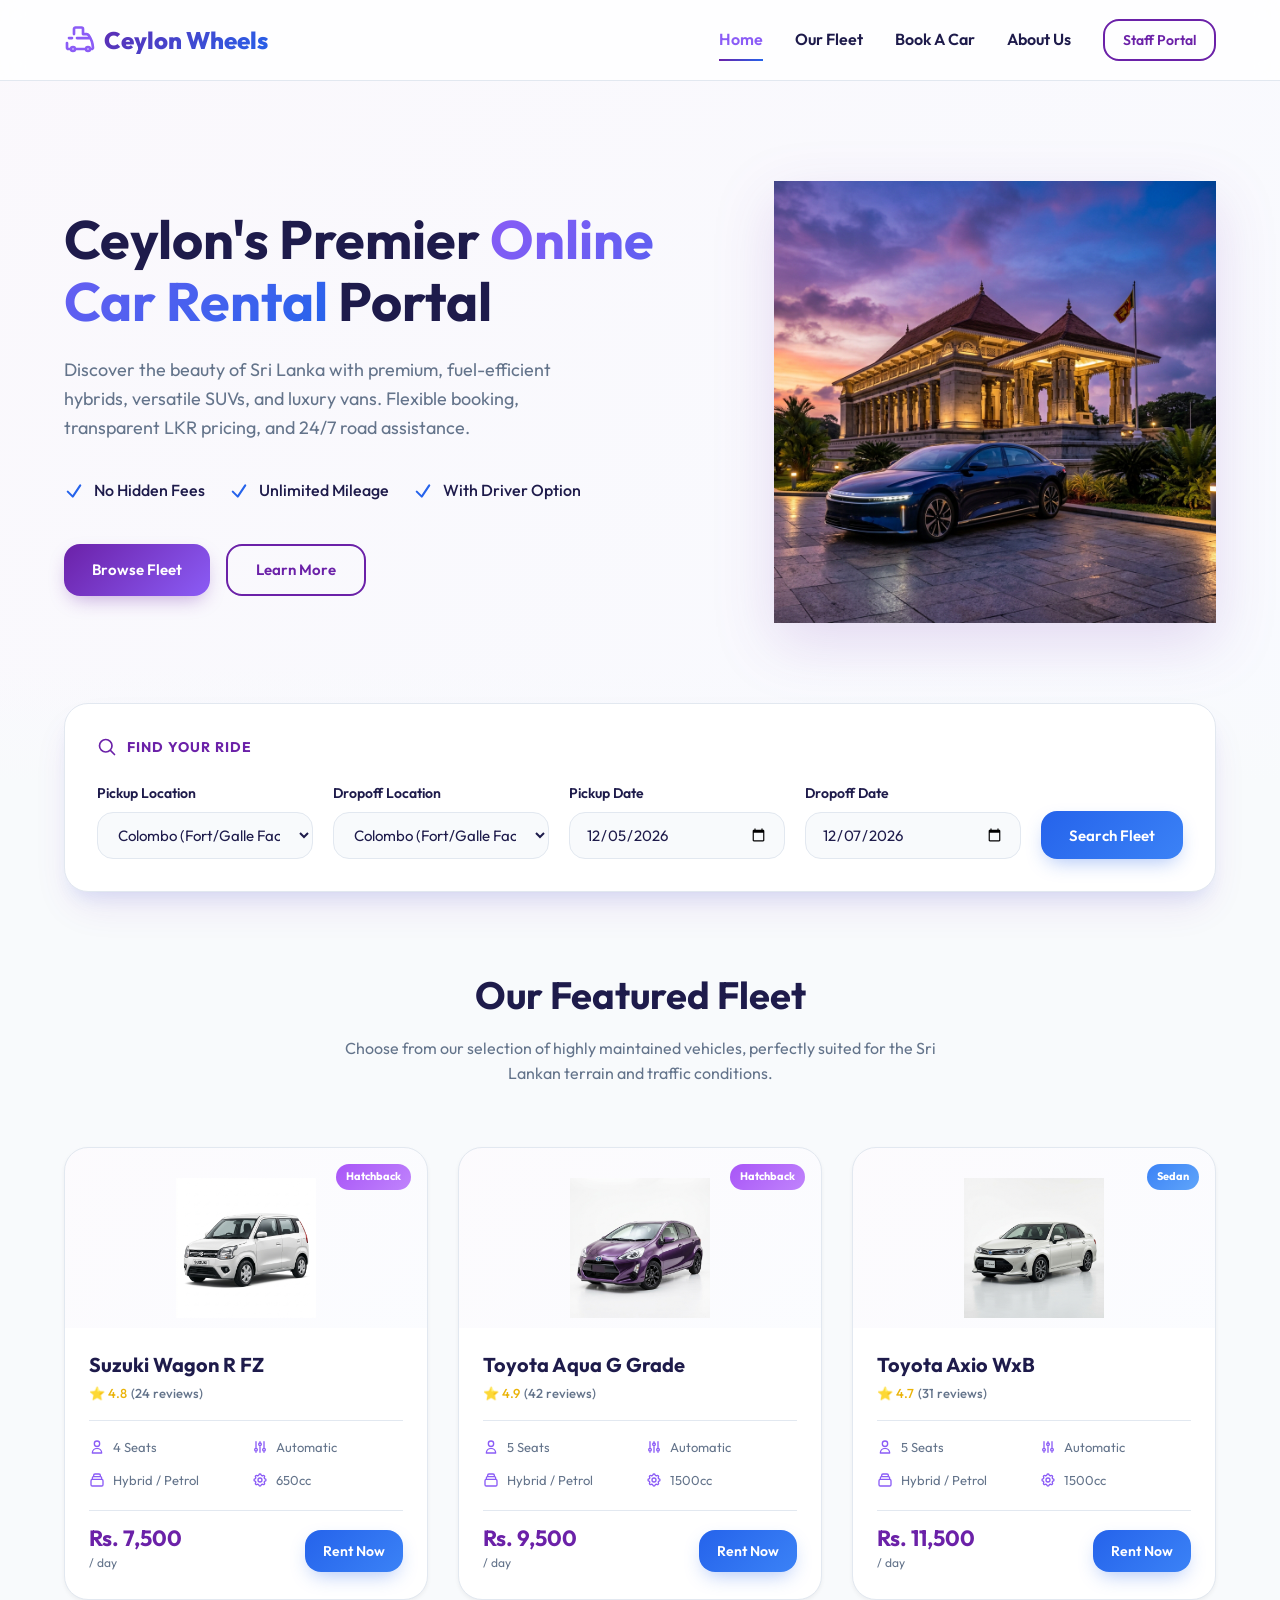
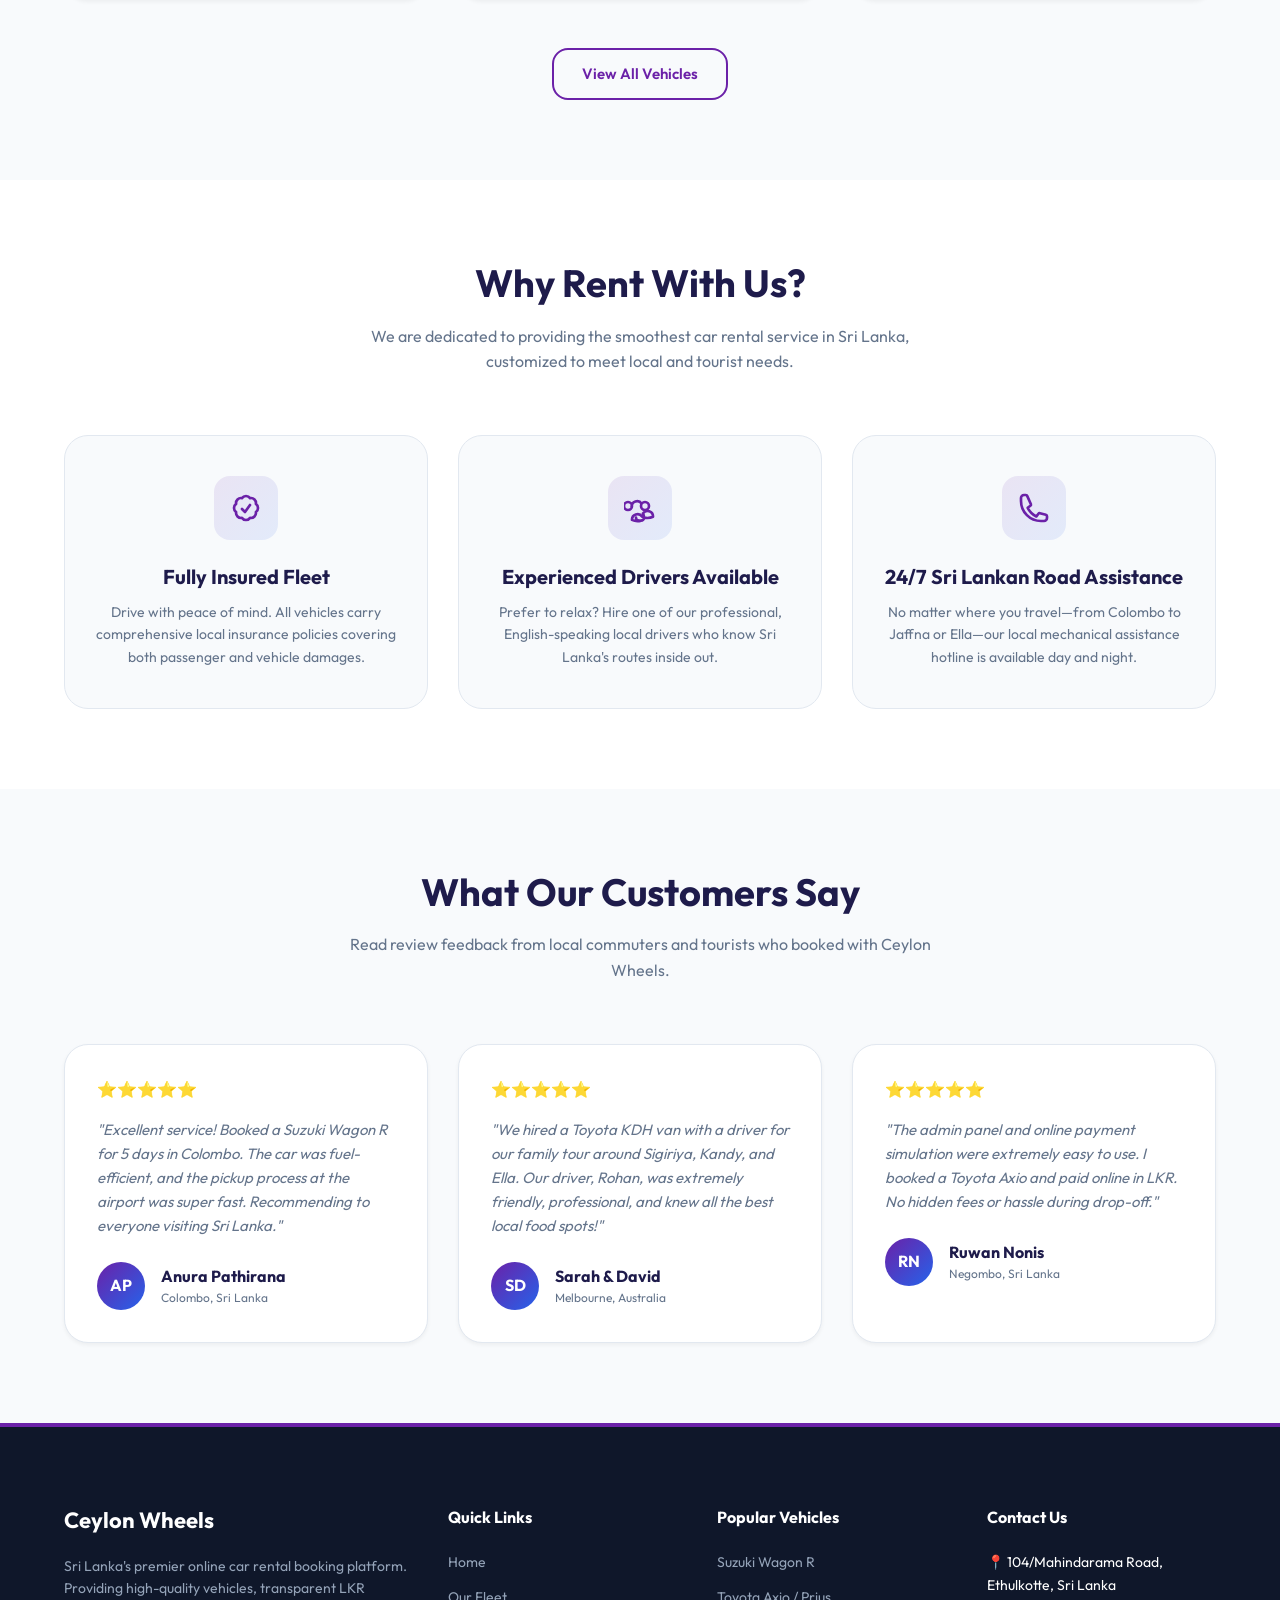
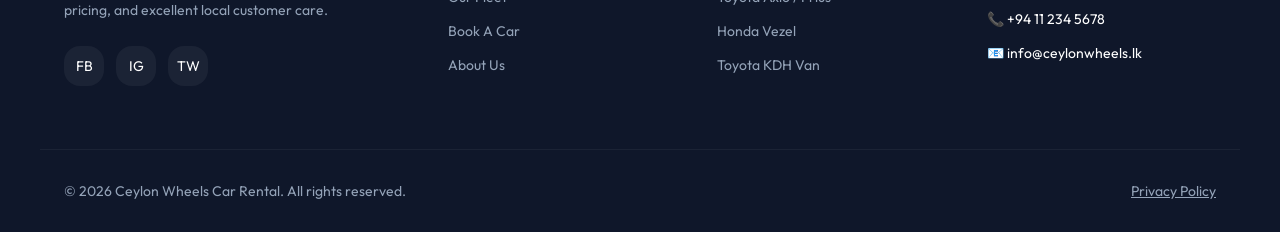
<file: index.html>
<!DOCTYPE html>
<html lang="en">
<head>
    <meta charset="UTF-8">
    <meta name="viewport" content="width=device-width, initial-scale=1.0">
    <title>Ceylon Wheels | Premium Online Car Rental Portal Sri Lanka</title>
    <!-- CSS and Fonts -->
    <link rel="stylesheet" href="assets/css/style.css">
</head>
<body>

    <!-- Header / Navigation -->
    <header>
        <div class="container header-container">
            <a href="index.html" class="logo">
                <svg xmlns="http://www.w3.org/2000/svg" fill="none" viewBox="0 0 24 24" stroke-width="2" stroke="currentColor">
                    <path stroke-linecap="round" stroke-linejoin="round" d="M8.25 18.75a1.5 1.5 0 0 1-3 0m3 0a1.5 1.5 0 0 0-3 0m3 0h6m-9 0H3.375a1.125 1.125 0 0 1-1.125-1.125V14.25m17.25 4.5a1.5 1.5 0 0 1-3 0m3 0a1.5 1.5 0 0 0-3 0m3 0h1.125c.621 0 1.129-.504 1.09-1.124a17.902 17.902 0 0 0-3.213-9.193 2.056 2.056 0 0 0-1.58-.86H14.25M16.5 18.75h-2.25m0-11.177V3.75A1.125 1.125 0 0 0 13.125 2.625H8.625A1.125 1.125 0 0 0 7.5 3.75v3.823m3.75 3h7.5m-15 0h2.25m3.75 0h.008v.008H12v-.008Z" />
                </svg>
                <span>Ceylon Wheels</span>
            </a>
            
            <button class="mobile-menu-toggle" id="mobile-menu-toggle" aria-label="Toggle Menu">
                <span></span>
                <span></span>
                <span></span>
            </button>

            <nav>
                <a href="index.html" class="active">Home</a>
                <a href="fleet.html">Our Fleet</a>
                <a href="booking.html">Book A Car</a>
                <a href="about.html">About Us</a>
                <div class="nav-actions">
                    <a href="admin.html" class="btn btn-outline" style="padding: 8px 18px; font-size: 14px;">Staff Portal</a>
                </div>
            </nav>
        </div>
    </header>

    <!-- Hero Section -->
    <section class="hero">
        <div class="container hero-grid">
            <div class="hero-content">
                <h1>Ceylon's Premier <span>Online Car Rental</span> Portal</h1>
                <p>Discover the beauty of Sri Lanka with premium, fuel-efficient hybrids, versatile SUVs, and luxury vans. Flexible booking, transparent LKR pricing, and 24/7 road assistance.</p>
                
                <div class="hero-features-list">
                    <div class="hero-feature-item">
                        <svg xmlns="http://www.w3.org/2000/svg" fill="none" viewBox="0 0 24 24" stroke-width="2.5" stroke="currentColor" style="width: 20px; height: 20px;">
                            <path stroke-linecap="round" stroke-linejoin="round" d="m4.5 12.75 6 6 9-13.5" />
                        </svg>
                        <span>No Hidden Fees</span>
                    </div>
                    <div class="hero-feature-item">
                        <svg xmlns="http://www.w3.org/2000/svg" fill="none" viewBox="0 0 24 24" stroke-width="2.5" stroke="currentColor" style="width: 20px; height: 20px;">
                            <path stroke-linecap="round" stroke-linejoin="round" d="m4.5 12.75 6 6 9-13.5" />
                        </svg>
                        <span>Unlimited Mileage</span>
                    </div>
                    <div class="hero-feature-item">
                        <svg xmlns="http://www.w3.org/2000/svg" fill="none" viewBox="0 0 24 24" stroke-width="2.5" stroke="currentColor" style="width: 20px; height: 20px;">
                            <path stroke-linecap="round" stroke-linejoin="round" d="m4.5 12.75 6 6 9-13.5" />
                        </svg>
                        <span>With Driver Option</span>
                    </div>
                </div>

                <div style="display: flex; gap: 16px;">
                    <a href="fleet.html" class="btn btn-primary">Browse Fleet</a>
                    <a href="about.html" class="btn btn-outline">Learn More</a>
                </div>
            </div>
            <div class="hero-image-wrapper">
                <img src="assets/images/hero_bg.jpg" alt="Premium Ceylon Wheels Car" id="hero-img">
            </div>
        </div>
    </section>

    <!-- Booking / Search Widget Container -->
    <div class="container">
        <div class="search-widget">
            <div class="search-widget-title">
                <svg xmlns="http://www.w3.org/2000/svg" fill="none" viewBox="0 0 24 24" stroke-width="2" stroke="currentColor" style="width: 20px; height: 20px; color: var(--primary);">
                    <path stroke-linecap="round" stroke-linejoin="round" d="m21 21-5.197-5.197m0 0A7.5 7.5 0 1 0 5.196 5.196a7.5 7.5 0 0 0 10.608 10.608Z" />
                </svg>
                <span>Find Your Ride</span>
            </div>
            <form class="search-form" action="fleet.html" method="GET">
                <div class="form-group">
                    <label for="pickup-loc">Pickup Location</label>
                    <select class="form-input" id="pickup-loc" name="pickup">
                        <option value="Colombo (CMB)">Colombo (Fort/Galle Face)</option>
                        <option value="Katunayake Airport (BIA)">Bandaranaike Int. Airport (BIA)</option>
                        <option value="Kandy">Kandy (Central Province)</option>
                        <option value="Galle">Galle (Southern Province)</option>
                        <option value="Negombo">Negombo</option>
                    </select>
                </div>
                <div class="form-group">
                    <label for="dropoff-loc">Dropoff Location</label>
                    <select class="form-input" id="dropoff-loc" name="dropoff">
                        <option value="Colombo (CMB)">Colombo (Fort/Galle Face)</option>
                        <option value="Katunayake Airport (BIA)">Bandaranaike Int. Airport (BIA)</option>
                        <option value="Kandy">Kandy (Central Province)</option>
                        <option value="Galle">Galle (Southern Province)</option>
                        <option value="Negombo">Negombo</option>
                    </select>
                </div>
                <div class="form-group">
                    <label for="pickup-date">Pickup Date</label>
                    <input type="date" class="form-input" id="pickup-date" name="pickupDate">
                </div>
                <div class="form-group">
                    <label for="dropoff-date">Dropoff Date</label>
                    <input type="date" class="form-input" id="dropoff-date" name="dropoffDate">
                </div>
                <button type="submit" class="btn btn-secondary" style="height: 48px; width: 100%;">
                    Search Fleet
                </button>
            </form>
        </div>
    </div>

    <!-- Featured Fleet Section -->
    <section class="section">
        <div class="container">
            <div class="section-header">
                <h2>Our Featured Fleet</h2>
                <p>Choose from our selection of highly maintained vehicles, perfectly suited for the Sri Lankan terrain and traffic conditions.</p>
            </div>
            
            <div class="grid-3" id="featured-fleet-container">
                <!-- Injected via JavaScript for live content -->
            </div>

            <div style="text-align: center; margin-top: 48px;">
                <a href="fleet.html" class="btn btn-outline">View All Vehicles</a>
            </div>
        </div>
    </section>

    <!-- Why Ceylon Wheels Section -->
    <section class="section why-choose-us">
        <div class="container">
            <div class="section-header">
                <h2>Why Rent With Us?</h2>
                <p>We are dedicated to providing the smoothest car rental service in Sri Lanka, customized to meet local and tourist needs.</p>
            </div>

            <div class="grid-3">
                <div class="info-card">
                    <div class="info-card-icon">
                        <svg xmlns="http://www.w3.org/2000/svg" fill="none" viewBox="0 0 24 24" stroke-width="2" stroke="currentColor">
                            <path stroke-linecap="round" stroke-linejoin="round" d="M9 12.75L11.25 15 15 9.75M21 12c0 1.268-.63 2.39-1.593 3.068a3.745 3.745 0 01-1.043 3.296 3.745 3.745 0 01-3.296 1.043A3.745 3.745 0 0112 21c-1.268 0-2.39-.63-3.068-1.593a3.746 3.746 0 01-3.296-1.043 3.745 3.745 0 01-1.043-3.296A3.745 3.745 0 013 12c0-1.268.63-2.39 1.593-3.068a3.745 3.745 0 011.043-3.296 3.746 3.746 0 013.296-1.043A3.746 3.746 0 0112 3c1.268 0 2.39.63 3.068 1.593a3.746 3.746 0 013.296 1.043 3.746 3.746 0 011.043 3.296A3.745 3.745 0 0121 12z" />
                        </svg>
                    </div>
                    <h3>Fully Insured Fleet</h3>
                    <p>Drive with peace of mind. All vehicles carry comprehensive local insurance policies covering both passenger and vehicle damages.</p>
                </div>
                <div class="info-card">
                    <div class="info-card-icon">
                        <svg xmlns="http://www.w3.org/2000/svg" fill="none" viewBox="0 0 24 24" stroke-width="2" stroke="currentColor">
                            <path stroke-linecap="round" stroke-linejoin="round" d="M15 19.128a9.38 9.38 0 002.625.372 9.337 9.337 0 004.121-.952 4.125 4.125 0 00-7.533-2.493M15 19.128v-.003c0-1.113-.285-2.16-.786-3.07M15 19.128v.109A2.25 2.25 0 0112.75 21.5h-1.5a2.25 2.25 0 01-2.25-2.263V19.13m4.25-10.382a4.125 4.125 0 00-7.533 2.493M12.75 21.5a9.38 9.38 0 01-2.625.372 9.337 9.337 0 01-4.121-.952 4.125 4.125 0 017.533-2.493M18.75 10.5a3 3 0 11-6 0 3 3 0 016 0zM6 10.5a3 3 0 11-6 0 3 3 0 016 0z" />
                        </svg>
                    </div>
                    <h3>Experienced Drivers Available</h3>
                    <p>Prefer to relax? Hire one of our professional, English-speaking local drivers who know Sri Lanka's routes inside out.</p>
                </div>
                <div class="info-card">
                    <div class="info-card-icon">
                        <svg xmlns="http://www.w3.org/2000/svg" fill="none" viewBox="0 0 24 24" stroke-width="2" stroke="currentColor">
                            <path stroke-linecap="round" stroke-linejoin="round" d="M2.25 6.75c0 8.284 6.716 15 15 15h2.25a2.25 2.25 0 0 0 2.25-2.25v-1.372c0-.516-.351-.966-.852-1.091l-4.423-1.106c-.44-.11-.902.055-1.173.417l-1.514 2.018a14.978 14.978 0 0 1-6.527-6.527l2.018-1.514c.362-.272.527-.734.417-1.173L6.963 3.102a1.125 1.125 0 0 0-1.091-.852H4.5A2.25 2.25 0 0 0 2.25 4.5v2.25Z" />
                        </svg>
                    </div>
                    <h3>24/7 Sri Lankan Road Assistance</h3>
                    <p>No matter where you travel—from Colombo to Jaffna or Ella—our local mechanical assistance hotline is available day and night.</p>
                </div>
            </div>
        </div>
    </section>

    <!-- Client Testimonials -->
    <section class="section">
        <div class="container">
            <div class="section-header">
                <h2>What Our Customers Say</h2>
                <p>Read review feedback from local commuters and tourists who booked with Ceylon Wheels.</p>
            </div>

            <div class="grid-3">
                <div class="testimonial-card">
                    <div class="testimonial-rating">⭐⭐⭐⭐⭐</div>
                    <p class="testimonial-text">"Excellent service! Booked a Suzuki Wagon R for 5 days in Colombo. The car was fuel-efficient, and the pickup process at the airport was super fast. Recommending to everyone visiting Sri Lanka."</p>
                    <div class="testimonial-author">
                        <div class="author-avatar">AP</div>
                        <div class="author-info">
                            <h4>Anura Pathirana</h4>
                            <p>Colombo, Sri Lanka</p>
                        </div>
                    </div>
                </div>
                <div class="testimonial-card">
                    <div class="testimonial-rating">⭐⭐⭐⭐⭐</div>
                    <p class="testimonial-text">"We hired a Toyota KDH van with a driver for our family tour around Sigiriya, Kandy, and Ella. Our driver, Rohan, was extremely friendly, professional, and knew all the best local food spots!"</p>
                    <div class="testimonial-author">
                        <div class="author-avatar">SD</div>
                        <div class="author-info">
                            <h4>Sarah & David</h4>
                            <p>Melbourne, Australia</p>
                        </div>
                    </div>
                </div>
                <div class="testimonial-card">
                    <div class="testimonial-rating">⭐⭐⭐⭐⭐</div>
                    <p class="testimonial-text">"The admin panel and online payment simulation were extremely easy to use. I booked a Toyota Axio and paid online in LKR. No hidden fees or hassle during drop-off."</p>
                    <div class="testimonial-author">
                        <div class="author-avatar">RN</div>
                        <div class="author-info">
                            <h4>Ruwan Nonis</h4>
                            <p>Negombo, Sri Lanka</p>
                        </div>
                    </div>
                </div>
            </div>
        </div>
    </section>

    <!-- Footer -->
    <footer>
        <div class="container footer-grid">
            <div class="footer-about">
                <h3>Ceylon Wheels</h3>
                <p>Sri Lanka's premier online car rental booking platform. Providing high-quality vehicles, transparent LKR pricing, and excellent local customer care.</p>
                <div class="social-links">
                    <a href="#" aria-label="Facebook">FB</a>
                    <a href="#" aria-label="Instagram">IG</a>
                    <a href="#" aria-label="Twitter">TW</a>
                </div>
            </div>
            <div class="footer-column">
                <h4>Quick Links</h4>
                <ul>
                    <li><a href="index.html">Home</a></li>
                    <li><a href="fleet.html">Our Fleet</a></li>
                    <li><a href="booking.html">Book A Car</a></li>
                    <li><a href="about.html">About Us</a></li>
                </ul>
            </div>
            <div class="footer-column">
                <h4>Popular Vehicles</h4>
                <ul>
                    <li><a href="fleet.html?type=Hatchback">Suzuki Wagon R</a></li>
                    <li><a href="fleet.html?type=Sedan">Toyota Axio / Prius</a></li>
                    <li><a href="fleet.html?type=SUV">Honda Vezel</a></li>
                    <li><a href="fleet.html?type=Van">Toyota KDH Van</a></li>
                </ul>
            </div>
            <div class="footer-column">
                <h4>Contact Us</h4>
                <p style="margin-bottom: 12px; color: var(--text-light);">📍 104/Mahindarama Road, Ethulkotte, Sri Lanka</p>
                <p style="margin-bottom: 12px; color: var(--text-light);">📞 +94 11 234 5678</p>
                <p style="color: var(--text-light);">📧 info@ceylonwheels.lk</p>
            </div>
        </div>
        <div class="container footer-bottom">
            <p>&copy; 2026 Ceylon Wheels Car Rental. All rights reserved.</p>
            <p><a href="privacy.html" style="text-decoration: underline; color: inherit; transition: var(--transition);">Privacy Policy</a></p>
        </div>
    </footer>

    <!-- Scripts -->
    <script src="assets/js/db.js"></script>
    <script src="assets/js/main.js"></script>
    <script>
        // Load featured cars on index page
        document.addEventListener('DOMContentLoaded', () => {
            const vehicles = getVehicles().slice(0, 3); // Get first 3 vehicles
            const container = document.getElementById('featured-fleet-container');
            
            if (container && vehicles.length > 0) {
                container.innerHTML = vehicles.map(car => `
                    <div class="fleet-card">
                        <div class="fleet-card-img-wrapper">
                            <span class="fleet-card-badge ${car.category.toLowerCase()}">${car.category}</span>
                            <img src="${car.image}" alt="${car.name}">
                        </div>
                        <div class="fleet-card-content">
                            <h3 class="fleet-card-title">${car.name}</h3>
                            <div class="fleet-card-rating">
                                ⭐ ${car.rating} <span class="reviews">(${car.reviewsCount} reviews)</span>
                            </div>
                            <div class="fleet-card-specs">
                                <div class="spec-item">
                                    <!-- Passengers Icon -->
                                    <svg xmlns="http://www.w3.org/2000/svg" fill="none" viewBox="0 0 24 24" stroke="currentColor">
                                        <path stroke-linecap="round" stroke-linejoin="round" stroke-width="2" d="M16 7a4 4 0 11-8 0 4 4 0 018 0zM12 14a7 7 0 00-7 7h14a7 7 0 00-7-7z" />
                                    </svg>
                                    <span>${car.passengers} Seats</span>
                                </div>
                                <div class="spec-item">
                                    <!-- Gearbox Icon -->
                                    <svg xmlns="http://www.w3.org/2000/svg" fill="none" viewBox="0 0 24 24" stroke="currentColor">
                                        <path stroke-linecap="round" stroke-linejoin="round" stroke-width="2" d="M12 6V4m0 2a2 2 0 100 4m0-4a2 2 0 110 4m-6 8a2 2 0 100-4m0 4a2 2 0 110-4m0 4v2m0-6V4m6 6v10m6-2a2 2 0 100-4m0 4a2 2 0 110-4m0 4v2m0-6V4" />
                                    </svg>
                                    <span>${car.transmission}</span>
                                </div>
                                <div class="spec-item">
                                    <!-- Fuel Icon -->
                                    <svg xmlns="http://www.w3.org/2000/svg" fill="none" viewBox="0 0 24 24" stroke="currentColor">
                                        <path stroke-linecap="round" stroke-linejoin="round" stroke-width="2" d="M19 11H5m14 0a2 2 0 012 2v6a2 2 0 01-2 2H5a2 2 0 01-2-2v-6a2 2 0 012-2m14 0V9a2 2 0 00-2-2M5 11V9a2 2 0 012-2m0 0V5a2 2 0 012-2h6a2 2 0 012 2v2M7 7h10" />
                                    </svg>
                                    <span>${car.fuel}</span>
                                </div>
                                <div class="spec-item">
                                    <!-- Engine Icon -->
                                    <svg xmlns="http://www.w3.org/2000/svg" fill="none" viewBox="0 0 24 24" stroke="currentColor">
                                        <path stroke-linecap="round" stroke-linejoin="round" stroke-width="2" d="M10.325 4.317c.426-1.756 2.924-1.756 3.35 0a1.724 1.724 0 002.573 1.066c1.543-.94 3.31.826 2.37 2.37a1.724 1.724 0 001.065 2.572c1.756.426 1.756 2.924 0 3.35a1.724 1.724 0 00-1.066 2.573c.94 1.543-.826 3.31-2.37 2.37a1.724 1.724 0 00-2.572 1.065c-.426 1.756-2.924 1.756-3.35 0a1.724 1.724 0 00-2.573-1.066c-1.543.94-3.31-.826-2.37-2.37a1.724 1.724 0 00-1.065-2.572c-1.756-.426-1.756-2.924 0-3.35a1.724 1.724 0 001.066-2.573c-.94-1.543.826-3.31 2.37-2.37.996.608 2.296.07 2.572-1.065z" />
                                        <path stroke-linecap="round" stroke-linejoin="round" stroke-width="2" d="M15 12a3 3 0 11-6 0 3 3 0 016 0z" />
                                    </svg>
                                    <span>${car.engine}</span>
                                </div>
                            </div>
                            <div class="fleet-card-footer">
                                <div class="fleet-card-price">
                                    <h4>${formatLKR(car.pricePerDay)}</h4>
                                    <span>/ day</span>
                                </div>
                                <a href="booking.html?carId=${car.id}" class="btn btn-secondary" style="padding: 10px 18px; font-size: 14px;">Rent Now</a>
                            </div>
                        </div>
                    </div>
                `).join('');
            }

            // Set default date pickers to today and tomorrow
            const pickupInput = document.getElementById('pickup-date');
            const dropoffInput = document.getElementById('dropoff-date');
            if (pickupInput && dropoffInput) {
                const today = new Date();
                const tomorrow = new Date(today);
                tomorrow.setDate(tomorrow.getDate() + 2); // default 2 day duration
                
                pickupInput.value = today.toISOString().split('T')[0];
                dropoffInput.value = tomorrow.toISOString().split('T')[0];

                pickupInput.min = today.toISOString().split('T')[0];
                pickupInput.addEventListener('change', () => {
                    dropoffInput.min = pickupInput.value;
                    if (dropoffInput.value < pickupInput.value) {
                        dropoffInput.value = pickupInput.value;
                    }
                });
            }
        });
    </script>
</body>
</html>
</file>
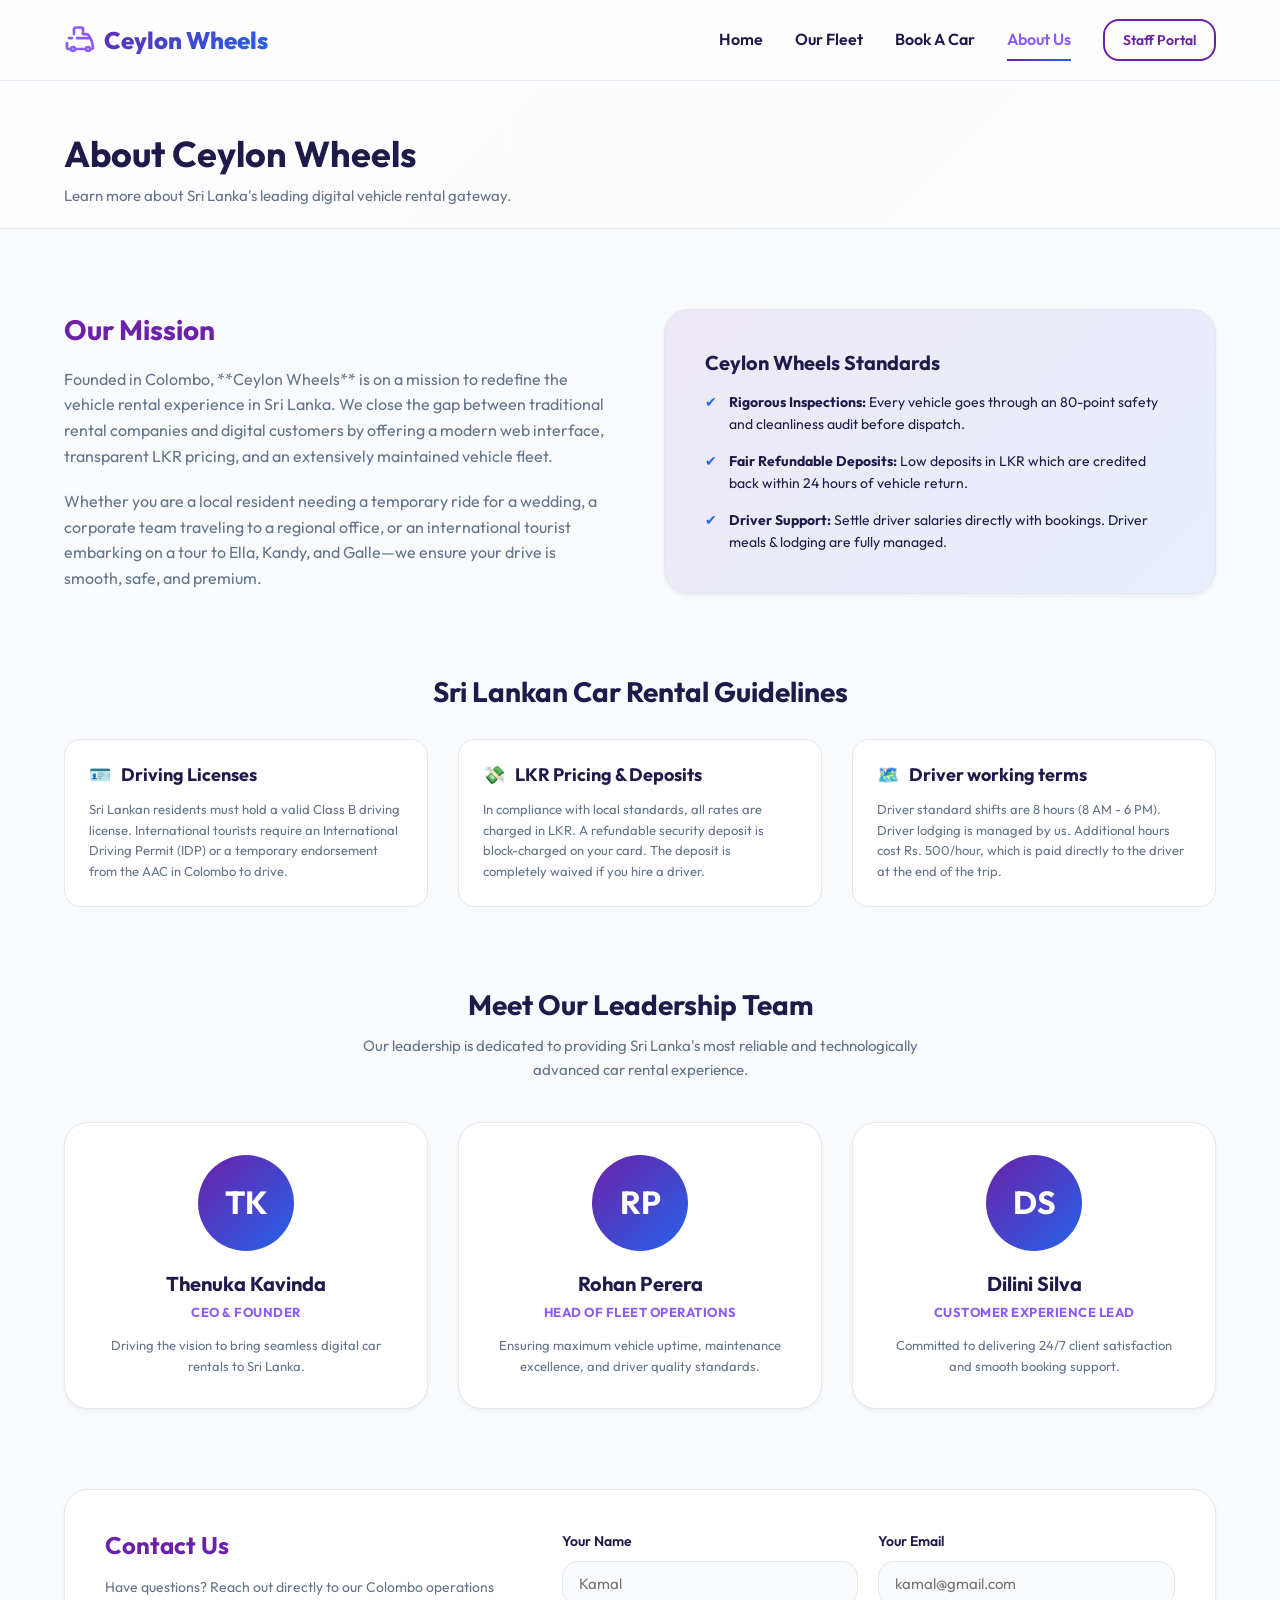
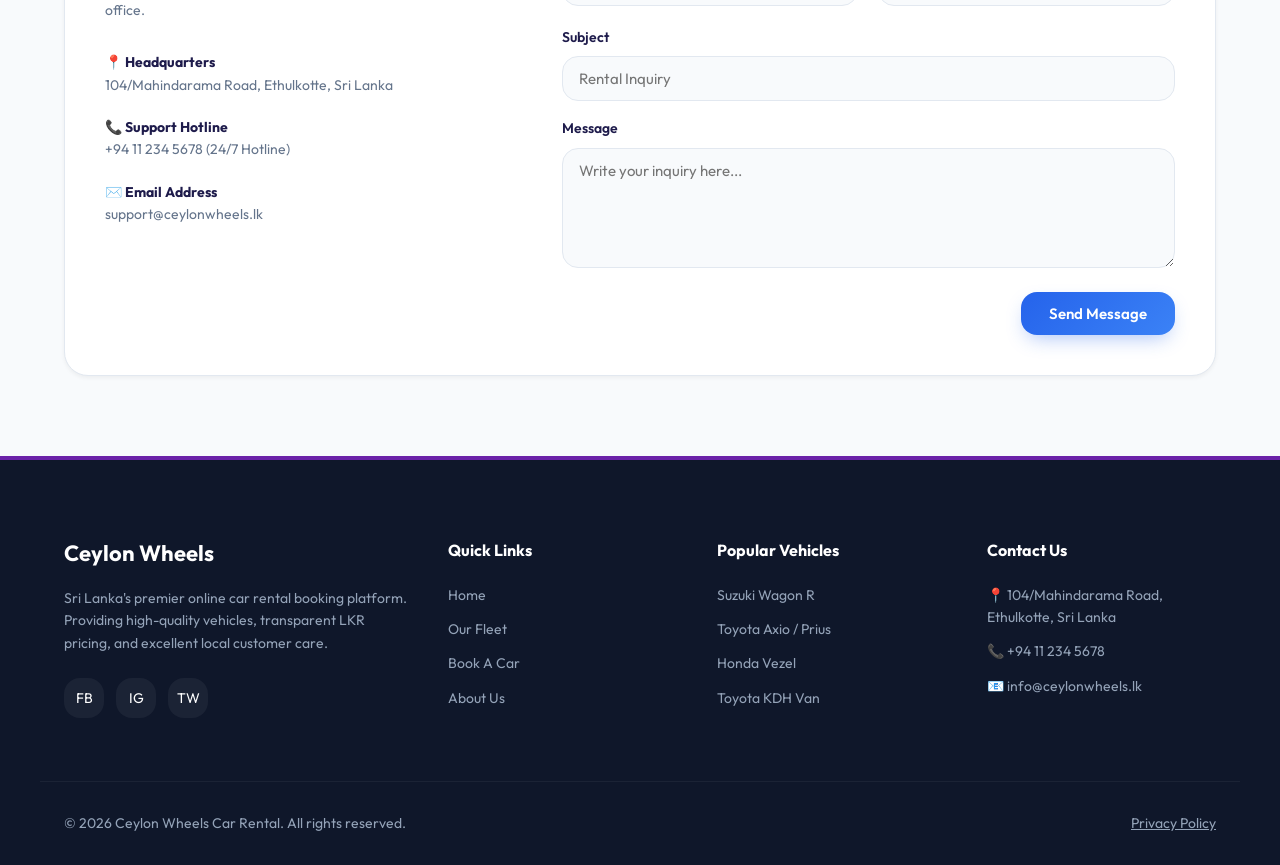
<file: about.html>
<!DOCTYPE html>
<html lang="en">
<head>
    <meta charset="UTF-8">
    <meta name="viewport" content="width=device-width, initial-scale=1.0">
    <title>About Us | Ceylon Wheels Car Rental</title>
    <!-- CSS and Fonts -->
    <link rel="stylesheet" href="assets/css/style.css">
</head>
<body>

    <!-- Header / Navigation -->
    <header>
        <div class="container header-container">
            <a href="index.html" class="logo">
                <svg xmlns="http://www.w3.org/2000/svg" fill="none" viewBox="0 0 24 24" stroke-width="2" stroke="currentColor">
                    <path stroke-linecap="round" stroke-linejoin="round" d="M8.25 18.75a1.5 1.5 0 0 1-3 0m3 0a1.5 1.5 0 0 0-3 0m3 0h6m-9 0H3.375a1.125 1.125 0 0 1-1.125-1.125V14.25m17.25 4.5a1.5 1.5 0 0 1-3 0m3 0a1.5 1.5 0 0 0-3 0m3 0h1.125c.621 0 1.129-.504 1.09-1.124a17.902 17.902 0 0 0-3.213-9.193 2.056 2.056 0 0 0-1.58-.86H14.25M16.5 18.75h-2.25m0-11.177V3.75A1.125 1.125 0 0 0 13.125 2.625H8.625A1.125 1.125 0 0 0 7.5 3.75v3.823m3.75 3h7.5m-15 0h2.25m3.75 0h.008v.008H12v-.008Z" />
                </svg>
                <span>Ceylon Wheels</span>
            </a>
            
            <button class="mobile-menu-toggle" id="mobile-menu-toggle" aria-label="Toggle Menu">
                <span></span>
                <span></span>
                <span></span>
            </button>

            <nav>
                <a href="index.html">Home</a>
                <a href="fleet.html">Our Fleet</a>
                <a href="booking.html">Book A Car</a>
                <a href="about.html" class="active">About Us</a>
                <div class="nav-actions">
                    <a href="admin.html" class="btn btn-outline" style="padding: 8px 18px; font-size: 14px;">Staff Portal</a>
                </div>
            </nav>
        </div>
    </header>

    <!-- Page Banner -->
    <section class="section" style="padding: 50px 0 20px; background: linear-gradient(135deg, rgba(107,33,168,0.01) 0%, rgba(37,99,235,0.01) 100%), var(--bg-main); border-bottom: 1px solid var(--border);">
        <div class="container">
            <h1 style="font-size: 36px; margin-bottom: 8px;">About Ceylon Wheels</h1>
            <p style="color: var(--text-muted); font-size: 15px;">Learn more about Sri Lanka's leading digital vehicle rental gateway.</p>
        </div>
    </section>

    <!-- Content Section -->
    <section class="section">
        <div class="container">
            <div style="display: grid; grid-template-columns: 1fr 1fr; gap: 48px; align-items: center; margin-bottom: 80px;">
                <div>
                    <h2 style="font-size: 28px; margin-bottom: 20px; color: var(--primary);">Our Mission</h2>
                    <p style="color: var(--text-muted); margin-bottom: 20px;">
                        Founded in Colombo, **Ceylon Wheels** is on a mission to redefine the vehicle rental experience in Sri Lanka. We close the gap between traditional rental companies and digital customers by offering a modern web interface, transparent LKR pricing, and an extensively maintained vehicle fleet.
                    </p>
                    <p style="color: var(--text-muted);">
                        Whether you are a local resident needing a temporary ride for a wedding, a corporate team traveling to a regional office, or an international tourist embarking on a tour to Ella, Kandy, and Galle—we ensure your drive is smooth, safe, and premium.
                    </p>
                </div>
                <div>
                    <div style="background: linear-gradient(135deg, rgba(107,33,168,0.08) 0%, rgba(37,99,235,0.08) 100%); border-radius: var(--radius-lg); padding: 40px; border: 1px solid var(--border); box-shadow: var(--shadow-sm);">
                        <h3 style="margin-bottom: 16px; font-size: 20px;">Ceylon Wheels Standards</h3>
                        <ul style="list-style: none; display: flex; flex-direction: column; gap: 14px;">
                            <li style="display: flex; gap: 12px; align-items: flex-start; font-size: 14px;">
                                <span style="color: var(--secondary);">✔</span>
                                <div><strong>Rigorous Inspections:</strong> Every vehicle goes through an 80-point safety and cleanliness audit before dispatch.</div>
                            </li>
                            <li style="display: flex; gap: 12px; align-items: flex-start; font-size: 14px;">
                                <span style="color: var(--secondary);">✔</span>
                                <div><strong>Fair Refundable Deposits:</strong> Low deposits in LKR which are credited back within 24 hours of vehicle return.</div>
                            </li>
                            <li style="display: flex; gap: 12px; align-items: flex-start; font-size: 14px;">
                                <span style="color: var(--secondary);">✔</span>
                                <div><strong>Driver Support:</strong> Settle driver salaries directly with bookings. Driver meals & lodging are fully managed.</div>
                            </li>
                        </ul>
                    </div>
                </div>
            </div>

            <!-- Sri Lankan Rental Guidelines -->
            <div style="margin-bottom: 80px;">
                <h2 style="font-size: 28px; margin-bottom: 30px; text-align: center;">Sri Lankan Car Rental Guidelines</h2>
                <div class="grid-3">
                    <div style="background: var(--bg-main); border: 1px solid var(--border); border-radius: var(--radius-md); padding: 24px;">
                        <h3 style="font-size: 18px; margin-bottom: 12px; display: flex; align-items: center; gap: 10px;">
                            <span>🪪</span> Driving Licenses
                        </h3>
                        <p style="font-size: 13px; color: var(--text-muted);">
                            Sri Lankan residents must hold a valid Class B driving license. International tourists require an International Driving Permit (IDP) or a temporary endorsement from the AAC in Colombo to drive.
                        </p>
                    </div>
                    <div style="background: var(--bg-main); border: 1px solid var(--border); border-radius: var(--radius-md); padding: 24px;">
                        <h3 style="font-size: 18px; margin-bottom: 12px; display: flex; align-items: center; gap: 10px;">
                            <span>💸</span> LKR Pricing & Deposits
                        </h3>
                        <p style="font-size: 13px; color: var(--text-muted);">
                            In compliance with local standards, all rates are charged in LKR. A refundable security deposit is block-charged on your card. The deposit is completely waived if you hire a driver.
                        </p>
                    </div>
                    <div style="background: var(--bg-main); border: 1px solid var(--border); border-radius: var(--radius-md); padding: 24px;">
                        <h3 style="font-size: 18px; margin-bottom: 12px; display: flex; align-items: center; gap: 10px;">
                            <span>🗺️</span> Driver working terms
                        </h3>
                        <p style="font-size: 13px; color: var(--text-muted);">
                            Driver standard shifts are 8 hours (8 AM - 6 PM). Driver lodging is managed by us. Additional hours cost Rs. 500/hour, which is paid directly to the driver at the end of the trip.
                        </p>
                    </div>
                </div>
            </div>

            <!-- Team Members Section -->
            <div style="margin-bottom: 80px;">
                <h2 style="font-size: 28px; margin-bottom: 12px; text-align: center;">Meet Our Leadership Team</h2>
                <p style="color: var(--text-muted); font-size: 15px; text-align: center; max-width: 600px; margin: 0 auto 40px;">
                    Our leadership is dedicated to providing Sri Lanka's most reliable and technologically advanced car rental experience.
                </p>
                <div class="grid-3" style="grid-template-columns: repeat(auto-fit, minmax(280px, 1fr)); justify-content: center; gap: 30px;">
                    <div style="background: var(--bg-main); border: 1px solid var(--border); border-radius: var(--radius-lg); padding: 32px; text-align: center; box-shadow: var(--shadow-sm); transition: var(--transition);">
                        <div style="width: 96px; height: 96px; border-radius: var(--radius-full); background: linear-gradient(135deg, var(--primary) 0%, var(--secondary) 100%); color: white; display: flex; align-items: center; justify-content: center; font-size: 32px; font-weight: 700; margin: 0 auto 20px;">TK</div>
                        <h3 style="font-size: 20px; margin-bottom: 6px;">Thenuka Kavinda</h3>
                        <p style="color: var(--primary-light); font-weight: 700; font-size: 13px; text-transform: uppercase; letter-spacing: 0.5px; margin-bottom: 12px;">CEO & Founder</p>
                        <p style="color: var(--text-muted); font-size: 13px;">Driving the vision to bring seamless digital car rentals to Sri Lanka.</p>
                    </div>
                    <div style="background: var(--bg-main); border: 1px solid var(--border); border-radius: var(--radius-lg); padding: 32px; text-align: center; box-shadow: var(--shadow-sm); transition: var(--transition);">
                        <div style="width: 96px; height: 96px; border-radius: var(--radius-full); background: linear-gradient(135deg, var(--primary) 0%, var(--secondary) 100%); color: white; display: flex; align-items: center; justify-content: center; font-size: 32px; font-weight: 700; margin: 0 auto 20px;">RP</div>
                        <h3 style="font-size: 20px; margin-bottom: 6px;">Rohan Perera</h3>
                        <p style="color: var(--primary-light); font-weight: 700; font-size: 13px; text-transform: uppercase; letter-spacing: 0.5px; margin-bottom: 12px;">Head of Fleet Operations</p>
                        <p style="color: var(--text-muted); font-size: 13px;">Ensuring maximum vehicle uptime, maintenance excellence, and driver quality standards.</p>
                    </div>
                    <div style="background: var(--bg-main); border: 1px solid var(--border); border-radius: var(--radius-lg); padding: 32px; text-align: center; box-shadow: var(--shadow-sm); transition: var(--transition);">
                        <div style="width: 96px; height: 96px; border-radius: var(--radius-full); background: linear-gradient(135deg, var(--primary) 0%, var(--secondary) 100%); color: white; display: flex; align-items: center; justify-content: center; font-size: 32px; font-weight: 700; margin: 0 auto 20px;">DS</div>
                        <h3 style="font-size: 20px; margin-bottom: 6px;">Dilini Silva</h3>
                        <p style="color: var(--primary-light); font-weight: 700; font-size: 13px; text-transform: uppercase; letter-spacing: 0.5px; margin-bottom: 12px;">Customer Experience Lead</p>
                        <p style="color: var(--text-muted); font-size: 13px;">Committed to delivering 24/7 client satisfaction and smooth booking support.</p>
                    </div>
                </div>
            </div>

            <!-- Contact Section -->
            <div style="display: grid; grid-template-columns: 0.8fr 1.2fr; gap: 48px; background: var(--bg-main); border: 1px solid var(--border); border-radius: var(--radius-lg); padding: 40px; box-shadow: var(--shadow-sm);">
                <div>
                    <h2 style="font-size: 24px; margin-bottom: 16px; color: var(--primary);">Contact Us</h2>
                    <p style="color: var(--text-muted); font-size: 14px; margin-bottom: 30px;">Have questions? Reach out directly to our Colombo operations office.</p>
                    
                    <div style="display: flex; flex-direction: column; gap: 20px; font-size: 14px;">
                        <div>
                            <span style="font-weight: 700; display: block; color: var(--text-main);">📍 Headquarters</span>
                            <span style="color: var(--text-muted);">104/Mahindarama Road, Ethulkotte, Sri Lanka</span>
                        </div>
                        <div>
                            <span style="font-weight: 700; display: block; color: var(--text-main);">📞 Support Hotline</span>
                            <span style="color: var(--text-muted);">+94 11 234 5678 (24/7 Hotline)</span>
                        </div>
                        <div>
                            <span style="font-weight: 700; display: block; color: var(--text-main);">✉️ Email Address</span>
                            <span style="color: var(--text-muted);">support@ceylonwheels.lk</span>
                        </div>
                    </div>
                </div>
                <div>
                    <form id="contact-form">
                        <div class="form-grid">
                            <div class="form-group">
                                <label for="contact-name">Your Name</label>
                                <input type="text" class="form-input" id="contact-name" placeholder="Kamal" required>
                            </div>
                            <div class="form-group">
                                <label for="contact-email">Your Email</label>
                                <input type="email" class="form-input" id="contact-email" placeholder="kamal@gmail.com" required>
                            </div>
                        </div>
                        <div class="form-group" style="margin-top: 16px;">
                            <label for="contact-subject">Subject</label>
                            <input type="text" class="form-input" id="contact-subject" placeholder="Rental Inquiry" required>
                        </div>
                        <div class="form-group" style="margin-top: 16px;">
                            <label for="contact-message">Message</label>
                            <textarea class="form-input" id="contact-message" placeholder="Write your inquiry here..." style="min-height: 120px; font-family: inherit;" required></textarea>
                        </div>
                        
                        <div style="margin-top: 24px; text-align: right;">
                            <button type="submit" class="btn btn-secondary">Send Message</button>
                        </div>
                    </form>
                </div>
            </div>

        </div>
    </section>

    <!-- Footer -->
    <footer>
        <div class="container footer-grid">
            <div class="footer-about">
                <h3>Ceylon Wheels</h3>
                <p>Sri Lanka's premier online car rental booking platform. Providing high-quality vehicles, transparent LKR pricing, and excellent local customer care.</p>
                <div class="social-links">
                    <a href="#" aria-label="Facebook">FB</a>
                    <a href="#" aria-label="Instagram">IG</a>
                    <a href="#" aria-label="Twitter">TW</a>
                </div>
            </div>
            <div class="footer-column">
                <h4>Quick Links</h4>
                <ul>
                    <li><a href="index.html">Home</a></li>
                    <li><a href="fleet.html">Our Fleet</a></li>
                    <li><a href="booking.html">Book A Car</a></li>
                    <li><a href="about.html">About Us</a></li>
                </ul>
            </div>
            <div class="footer-column">
                <h4>Popular Vehicles</h4>
                <ul>
                    <li><a href="fleet.html?type=Hatchback">Suzuki Wagon R</a></li>
                    <li><a href="fleet.html?type=Sedan">Toyota Axio / Prius</a></li>
                    <li><a href="fleet.html?type=SUV">Honda Vezel</a></li>
                    <li><a href="fleet.html?type=Van">Toyota KDH Van</a></li>
                </ul>
            </div>
            <div class="footer-column">
                <h4>Contact Us</h4>
                <p style="margin-bottom: 12px; color: #94a3b8;">📍 104/Mahindarama Road, Ethulkotte, Sri Lanka</p>
                <p style="margin-bottom: 12px; color: #94a3b8;">📞 +94 11 234 5678</p>
                <p style="color: #94a3b8;">📧 info@ceylonwheels.lk</p>
            </div>
        </div>
        <div class="container footer-bottom">
            <p>&copy; 2026 Ceylon Wheels Car Rental. All rights reserved.</p>
            <p><a href="privacy.html" style="text-decoration: underline; color: inherit; transition: var(--transition);">Privacy Policy</a></p>
        </div>
    </footer>

    <!-- Scripts -->
    <script src="assets/js/db.js"></script>
    <script src="assets/js/main.js"></script>
    <script>
        document.addEventListener('DOMContentLoaded', () => {
            const contactForm = document.getElementById('contact-form');
            if (contactForm) {
                contactForm.addEventListener('submit', (e) => {
                    e.preventDefault();
                    showToast('Thank you! Your message has been sent successfully.', 'success');
                    contactForm.reset();
                });
            }
        });
    </script>
</body>
</html>
</file>
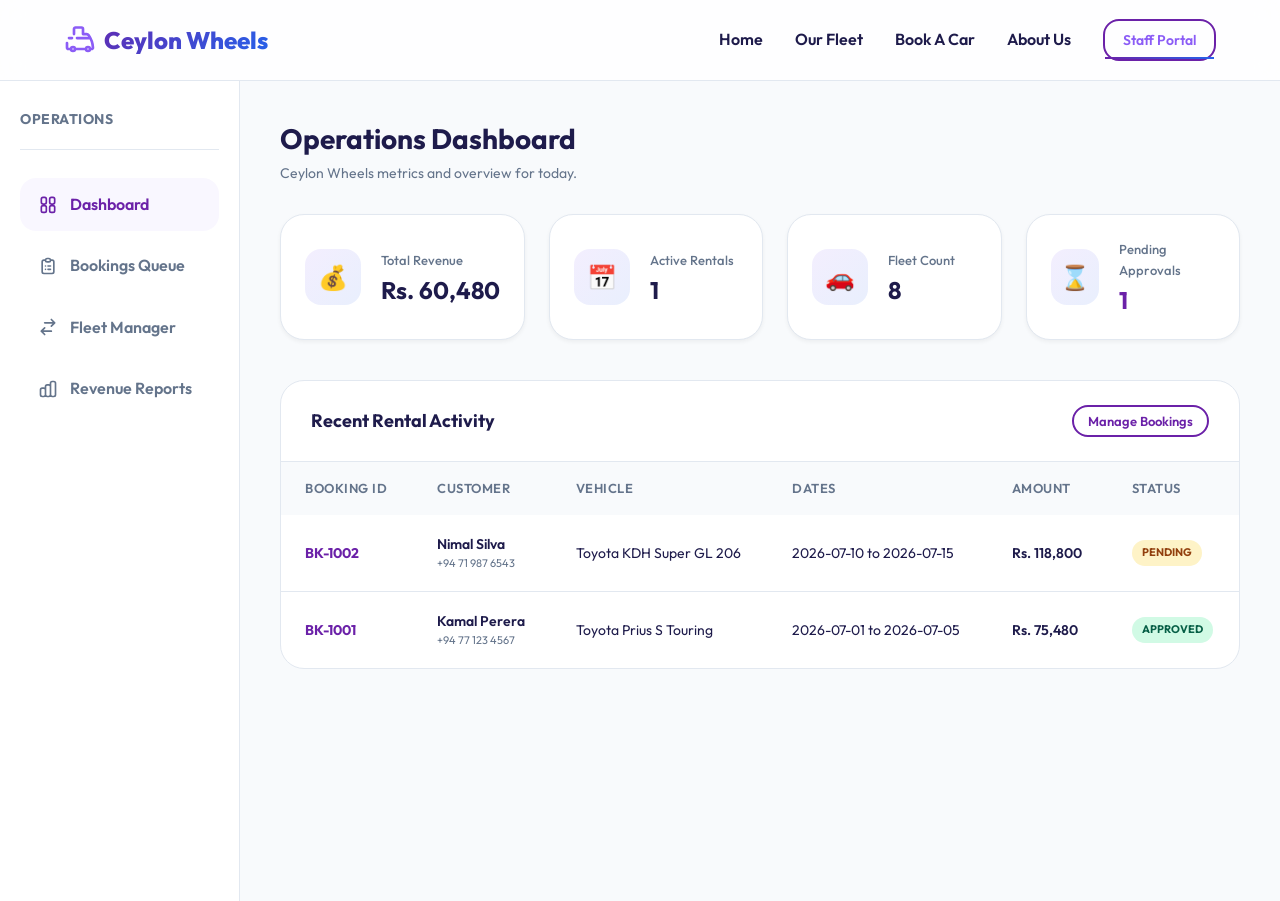
<file: admin.html>
<!DOCTYPE html>
<html lang="en">
<head>
    <meta charset="UTF-8">
    <meta name="viewport" content="width=device-width, initial-scale=1.0">
    <title>Staff Portal | Ceylon Wheels Car Rental</title>
    <!-- CSS and Fonts -->
    <link rel="stylesheet" href="assets/css/style.css">
</head>
<body>

    <!-- Header / Navigation -->
    <header>
        <div class="container header-container">
            <a href="index.html" class="logo">
                <svg xmlns="http://www.w3.org/2000/svg" fill="none" viewBox="0 0 24 24" stroke-width="2" stroke="currentColor">
                    <path stroke-linecap="round" stroke-linejoin="round" d="M8.25 18.75a1.5 1.5 0 0 1-3 0m3 0a1.5 1.5 0 0 0-3 0m3 0h6m-9 0H3.375a1.125 1.125 0 0 1-1.125-1.125V14.25m17.25 4.5a1.5 1.5 0 0 1-3 0m3 0a1.5 1.5 0 0 0-3 0m3 0h1.125c.621 0 1.129-.504 1.09-1.124a17.902 17.902 0 0 0-3.213-9.193 2.056 2.056 0 0 0-1.58-.86H14.25M16.5 18.75h-2.25m0-11.177V3.75A1.125 1.125 0 0 0 13.125 2.625H8.625A1.125 1.125 0 0 0 7.5 3.75v3.823m3.75 3h7.5m-15 0h2.25m3.75 0h.008v.008H12v-.008Z" />
                </svg>
                <span>Ceylon Wheels</span>
            </a>
            
            <button class="mobile-menu-toggle" id="mobile-menu-toggle" aria-label="Toggle Menu">
                <span></span>
                <span></span>
                <span></span>
            </button>

            <nav>
                <a href="index.html">Home</a>
                <a href="fleet.html">Our Fleet</a>
                <a href="booking.html">Book A Car</a>
                <a href="about.html">About Us</a>
                <div class="nav-actions">
                    <a href="admin.html" class="active btn btn-outline" style="padding: 8px 18px; font-size: 14px;">Staff Portal</a>
                </div>
            </nav>
        </div>
    </header>

    <!-- Admin Panel Layout -->
    <div class="admin-container">
        <!-- Sidebar Navigation -->
        <aside class="admin-sidebar">
            <div style="padding-bottom: 20px; border-bottom: 1px solid var(--border); margin-bottom: 20px;">
                <h3 style="font-size: 14px; text-transform: uppercase; color: var(--text-muted); letter-spacing: 0.5px;">Operations</h3>
            </div>
            
            <div class="admin-menu-item active" data-target="pane-dashboard">
                <svg xmlns="http://www.w3.org/2000/svg" fill="none" viewBox="0 0 24 24" stroke="currentColor">
                    <path stroke-linecap="round" stroke-linejoin="round" stroke-width="2" d="M4 6a2 2 0 012-2h2a2 2 0 012 2v4a2 2 0 01-2 2H6a2 2 0 01-2-2V6zM14 6a2 2 0 012-2h2a2 2 0 012 2v4a2 2 0 01-2 2h-2a2 2 0 01-2-2V6zM4 16a2 2 0 012-2h2a2 2 0 012 2v4a2 2 0 01-2 2H6a2 2 0 01-2-2v-4zM14 16a2 2 0 012-2h2a2 2 0 012 2v4a2 2 0 01-2 2h-2a2 2 0 01-2-2v-4z" />
                </svg>
                <span>Dashboard</span>
            </div>

            <div class="admin-menu-item" data-target="pane-bookings">
                <svg xmlns="http://www.w3.org/2000/svg" fill="none" viewBox="0 0 24 24" stroke="currentColor">
                    <path stroke-linecap="round" stroke-linejoin="round" stroke-width="2" d="M9 5H7a2 2 0 00-2 2v12a2 2 0 002 2h10a2 2 0 002-2V7a2 2 0 00-2-2h-2M9 5a2 2 0 002 2h2a2 2 0 002-2M9 5a2 2 0 012-2h2a2 2 0 012 2m-3 7h3m-3 4h3m-6-4h.01M9 16h.01" />
                </svg>
                <span>Bookings Queue</span>
            </div>

            <div class="admin-menu-item" data-target="pane-fleet">
                <svg xmlns="http://www.w3.org/2000/svg" fill="none" viewBox="0 0 24 24" stroke="currentColor">
                    <path stroke-linecap="round" stroke-linejoin="round" stroke-width="2" d="M8 7h12m0 0l-4-4m4 4l-4 4m0 6H4m0 0l4 4m-4-4l4-4" />
                </svg>
                <span>Fleet Manager</span>
            </div>

            <div class="admin-menu-item" data-target="pane-reports">
                <svg xmlns="http://www.w3.org/2000/svg" fill="none" viewBox="0 0 24 24" stroke="currentColor">
                    <path stroke-linecap="round" stroke-linejoin="round" stroke-width="2" d="M9 19v-6a2 2 0 00-2-2H5a2 2 0 00-2 2v6a2 2 0 002 2h2a2 2 0 002-2zm0 0V9a2 2 0 012-2h2a2 2 0 012 2v10m-6 0a2 2 0 002 2h2a2 2 0 002-2m0 0V5a2 2 0 012-2h2a2 2 0 012 2v14a2 2 0 01-2 2h-2a2 2 0 01-2-2z" />
                </svg>
                <span>Revenue Reports</span>
            </div>
        </aside>

        <!-- Main Content Area -->
        <main class="admin-main">
            
            <!-- PANE 1: Dashboard Overview -->
            <div class="admin-pane active" id="pane-dashboard">
                <div style="margin-bottom: 30px;">
                    <h2 style="font-size: 28px; margin-bottom: 6px;">Operations Dashboard</h2>
                    <p style="color: var(--text-muted); font-size: 14px;">Ceylon Wheels metrics and overview for today.</p>
                </div>

                <!-- Metrics Row -->
                <div class="metrics-row">
                    <div class="metric-card">
                        <div class="metric-icon">
                            <span style="font-size: 24px;">💰</span>
                        </div>
                        <div class="metric-info">
                            <p>Total Revenue</p>
                            <h3 id="stat-revenue">Rs. 0</h3>
                        </div>
                    </div>
                    <div class="metric-card">
                        <div class="metric-icon">
                            <span style="font-size: 24px;">📅</span>
                        </div>
                        <div class="metric-info">
                            <p>Active Rentals</p>
                            <h3 id="stat-active">0</h3>
                        </div>
                    </div>
                    <div class="metric-card">
                        <div class="metric-icon">
                            <span style="font-size: 24px;">🚗</span>
                        </div>
                        <div class="metric-info">
                            <p>Fleet Count</p>
                            <h3 id="stat-fleet">0</h3>
                        </div>
                    </div>
                    <div class="metric-card">
                        <div class="metric-icon">
                            <span style="font-size: 24px;">⌛</span>
                        </div>
                        <div class="metric-info">
                            <p>Pending Approvals</p>
                            <h3 id="stat-pending" style="color: var(--primary);">0</h3>
                        </div>
                    </div>
                </div>

                <!-- Recent Bookings Table -->
                <div class="table-card">
                    <div class="table-header-bar">
                        <h3>Recent Rental Activity</h3>
                        <button class="btn btn-outline" style="padding: 6px 14px; font-size: 13px;" id="dashboard-to-bookings-btn">Manage Bookings</button>
                    </div>
                    <div class="table-responsive">
                        <table>
                            <thead>
                                <tr>
                                    <th>Booking ID</th>
                                    <th>Customer</th>
                                    <th>Vehicle</th>
                                    <th>Dates</th>
                                    <th>Amount</th>
                                    <th>Status</th>
                                </tr>
                            </thead>
                            <tbody id="recent-bookings-tbody">
                                <!-- Loaded via JS -->
                            </tbody>
                        </table>
                    </div>
                </div>
            </div>

            <!-- PANE 2: Bookings Queue -->
            <div class="admin-pane" id="pane-bookings">
                <div style="margin-bottom: 30px; display: flex; justify-content: space-between; align-items: flex-end;">
                    <div>
                        <h2 style="font-size: 28px; margin-bottom: 6px;">Manage Bookings</h2>
                        <p style="color: var(--text-muted); font-size: 14px;">Approve pending rentals, track active rides, and cancel bookings.</p>
                    </div>
                    <div style="display: flex; gap: 10px;">
                        <input type="text" class="form-input" id="booking-search-q" placeholder="Search by customer name..." style="width: 250px; background: white;">
                    </div>
                </div>

                <div class="table-card">
                    <div class="table-responsive">
                        <table>
                            <thead>
                                <tr>
                                    <th>Booking ID</th>
                                    <th>Customer Details</th>
                                    <th>Vehicle & Services</th>
                                    <th>Duration & Locations</th>
                                    <th>Total (LKR)</th>
                                    <th>Status</th>
                                    <th>Actions</th>
                                </tr>
                            </thead>
                            <tbody id="bookings-queue-tbody">
                                <!-- Loaded via JS -->
                            </tbody>
                        </table>
                    </div>
                </div>
            </div>

            <!-- PANE 3: Fleet Manager -->
            <div class="admin-pane" id="pane-fleet">
                <div style="margin-bottom: 30px; display: flex; justify-content: space-between; align-items: flex-end;">
                    <div>
                        <h2 style="font-size: 28px; margin-bottom: 6px;">Fleet Registry</h2>
                        <p style="color: var(--text-muted); font-size: 14px;">Monitor vehicle utilization, rates, and register new cars.</p>
                    </div>
                    <button class="btn btn-primary" id="add-vehicle-btn">Add New Vehicle</button>
                </div>

                <div class="table-card">
                    <div class="table-responsive">
                        <table>
                            <thead>
                                <tr>
                                    <th>Car Details</th>
                                    <th>Category</th>
                                    <th>Specs & Fuel</th>
                                    <th>Daily Rate (LKR)</th>
                                    <th>Status</th>
                                    <th>Actions</th>
                                </tr>
                            </thead>
                            <tbody id="fleet-manager-tbody">
                                <!-- Loaded via JS -->
                            </tbody>
                        </table>
                    </div>
                </div>
            </div>

            <!-- PANE 4: Revenue Reports -->
            <div class="admin-pane" id="pane-reports">
                <div style="margin-bottom: 30px;">
                    <h2 style="font-size: 28px; margin-bottom: 6px;">Revenue & Fleet Performance</h2>
                    <p style="color: var(--text-muted); font-size: 14px;">Visualization of monthly revenue and fleet popularity indices.</p>
                </div>

                <div class="admin-charts-grid">
                    <!-- Revenue chart (Interactive CSS bars) -->
                    <div class="chart-card">
                        <h3>Monthly Operations Revenue (LKR)</h3>
                        <div class="bar-chart-container" id="revenue-chart-container">
                            <!-- Injected dynamically -->
                        </div>
                    </div>

                    <!-- Fleet Popularity list -->
                    <div class="chart-card">
                        <h3>Most Popular Rentals</h3>
                        <div class="pie-chart-list" id="popularity-chart-list">
                            <!-- Injected dynamically -->
                        </div>
                    </div>
                </div>
            </div>

        </main>
    </div>

    <!-- Add Vehicle Dialog Modal -->
    <div class="modal" id="add-vehicle-modal">
        <div class="modal-content" style="max-width: 600px;">
            <div class="modal-header">
                <h3>Register Vehicle</h3>
                <button class="modal-close" id="add-vehicle-close-btn">&times;</button>
            </div>
            <div class="modal-body">
                <form id="add-vehicle-form">
                    <div class="form-group" style="margin-bottom: 16px;">
                        <label for="car-name">Vehicle Name (Make & Model)</label>
                        <input type="text" class="form-input" id="car-name" placeholder="Toyota Vitz" required>
                    </div>

                    <div class="form-grid">
                        <div class="form-group">
                            <label for="car-category">Category</label>
                            <select class="form-input" id="car-category">
                                <option value="Hatchback">Hatchback</option>
                                <option value="Sedan">Sedan</option>
                                <option value="SUV">SUV</option>
                                <option value="Van">Van</option>
                            </select>
                        </div>
                        <div class="form-group">
                            <label for="car-transmission">Transmission</label>
                            <select class="form-input" id="car-transmission">
                                <option value="Automatic">Automatic</option>
                                <option value="Manual">Manual</option>
                            </select>
                        </div>
                    </div>

                    <div class="form-grid" style="margin-top: 16px;">
                        <div class="form-group">
                            <label for="car-fuel">Fuel Type</label>
                            <select class="form-input" id="car-fuel">
                                <option value="Hybrid / Petrol">Hybrid / Petrol</option>
                                <option value="Diesel">Diesel</option>
                            </select>
                        </div>
                        <div class="form-group">
                            <label for="car-price">Price Per Day (LKR)</label>
                            <input type="number" class="form-input" id="car-price" placeholder="8500" required>
                        </div>
                    </div>

                    <div class="form-grid" style="margin-top: 16px;">
                        <div class="form-group">
                            <label for="car-passengers">Passengers Capacity</label>
                            <input type="number" class="form-input" id="car-passengers" value="5" min="2" max="15">
                        </div>
                        <div class="form-group">
                            <label for="car-engine">Engine Capacity (e.g. 1500cc)</label>
                            <input type="text" class="form-input" id="car-engine" placeholder="1500cc" required>
                        </div>
                    </div>

                    <div class="form-group" style="margin-top: 16px;">
                        <label for="car-features">Vehicle Features (Comma separated)</label>
                        <input type="text" class="form-input" id="car-features" placeholder="Air Conditioning, Backup Camera, Push Start">
                    </div>

                    <div class="form-group" style="margin-top: 16px;">
                        <label for="car-image">Select Preset Image</label>
                        <select class="form-input" id="car-image">
                            <option value="assets/images/suzuki_wagonr.jpg">Suzuki Wagon R (Hatchback)</option>
                            <option value="assets/images/toyota_aqua.jpg">Toyota Aqua (Hatchback)</option>
                            <option value="assets/images/toyota_axio.jpg">Toyota Axio (Sedan)</option>
                            <option value="assets/images/toyota_prius.jpg">Toyota Prius (Sedan)</option>
                            <option value="assets/images/honda_vezel.jpg">Honda Vezel (SUV)</option>
                            <option value="assets/images/toyota_kdh.jpg">Toyota KDH (Van)</option>
                            <option value="assets/images/mitsubishi_montero.jpg">Mitsubishi Montero (Luxury SUV)</option>
                            <option value="assets/images/toyota_landcruiser.jpg">Toyota Land Cruiser V8 (Elite SUV)</option>
                        </select>
                    </div>

                    <div style="display: flex; justify-content: flex-end; margin-top: 30px; border-top: 1px solid var(--border); padding-top: 20px;">
                        <button type="submit" class="btn btn-secondary">Register Vehicle</button>
                    </div>
                </form>
            </div>
        </div>
    </div>

    <!-- Scripts -->
    <script src="assets/js/db.js"></script>
    <script src="assets/js/main.js"></script>
    <script src="assets/js/admin.js"></script>
</body>
</html>
</file>
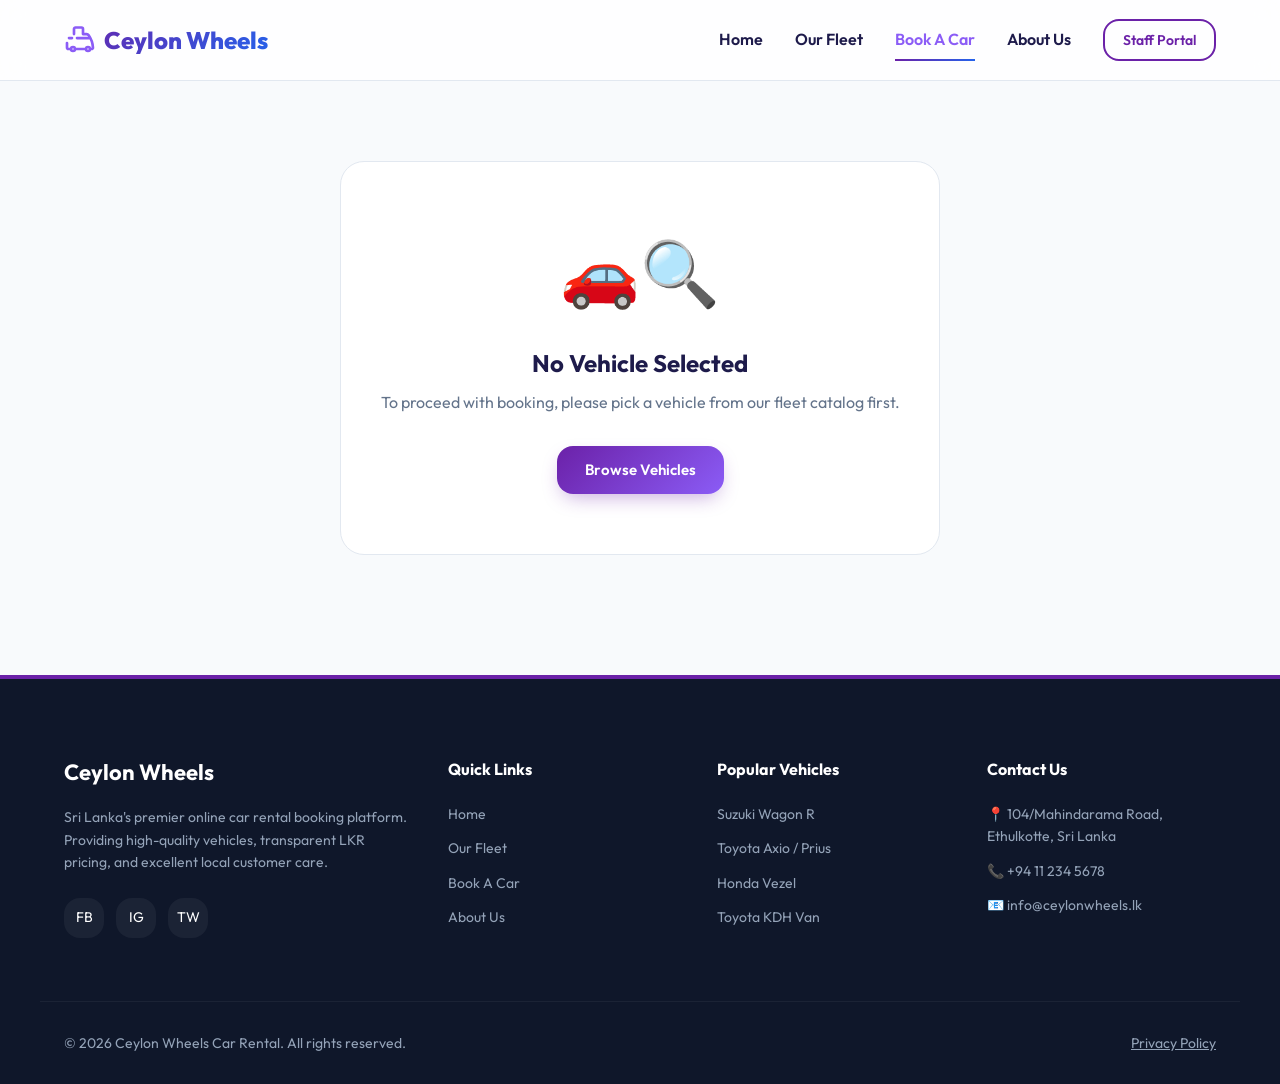
<file: booking.html>
<!DOCTYPE html>
<html lang="en">
<head>
    <meta charset="UTF-8">
    <meta name="viewport" content="width=device-width, initial-scale=1.0">
    <title>Book a Car | Ceylon Wheels Car Rental</title>
    <!-- CSS and Fonts -->
    <link rel="stylesheet" href="assets/css/style.css">
</head>
<body>

    <!-- Header / Navigation -->
    <header>
        <div class="container header-container">
            <a href="index.html" class="logo">
                <svg xmlns="http://www.w3.org/2000/svg" fill="none" viewBox="0 0 24 24" stroke-width="2" stroke="currentColor">
                    <path stroke-linecap="round" stroke-linejoin="round" d="M8.25 18.75a1.5 1.5 0 0 1-3 0m3 0a1.5 1.5 0 0 0-3 0m3 0h6m-9 0H3.375a1.125 1.125 0 0 1-1.125-1.125V14.25m17.25 4.5a1.5 1.5 0 0 1-3 0m3 0a1.5 1.5 0 0 0-3 0m3 0h1.125c.621 0 1.129-.504 1.09-1.124a17.902 17.902 0 0 0-3.213-9.193 2.056 2.056 0 0 0-1.58-.86H14.25M16.5 18.75h-2.25m0-11.177V3.75A1.125 1.125 0 0 0 13.125 2.625H8.625A1.125 1.125 0 0 0 7.5 3.75v3.823m3.75 3h7.5m-15 0h2.25m3.75 0h.008v.008H12v-.008Z" />
                </svg>
                <span>Ceylon Wheels</span>
            </a>
            
            <button class="mobile-menu-toggle" id="mobile-menu-toggle" aria-label="Toggle Menu">
                <span></span>
                <span></span>
                <span></span>
            </button>

            <nav>
                <a href="index.html">Home</a>
                <a href="fleet.html">Our Fleet</a>
                <a href="booking.html" class="active">Book A Car</a>
                <a href="about.html">About Us</a>
                <div class="nav-actions">
                    <a href="admin.html" class="btn btn-outline" style="padding: 8px 18px; font-size: 14px;">Staff Portal</a>
                </div>
            </nav>
        </div>
    </header>

    <!-- Booking Content -->
    <div class="container" style="padding-top: 40px; padding-bottom: 80px;">
        <!-- Vehicle Selection Warning (Hidden if vehicle is selected) -->
        <div id="no-vehicle-selected-warning" style="display: none; text-align: center; padding: 60px 20px; background: var(--bg-main); border: 1px solid var(--border); border-radius: var(--radius-lg); max-width: 600px; margin: 40px auto;">
            <div style="font-size: 64px; margin-bottom: 24px;">🚗🔍</div>
            <h2 style="margin-bottom: 12px;">No Vehicle Selected</h2>
            <p style="color: var(--text-muted); margin-bottom: 30px;">To proceed with booking, please pick a vehicle from our fleet catalog first.</p>
            <a href="fleet.html" class="btn btn-primary">Browse Vehicles</a>
        </div>

        <!-- Main Booking Flow Grid -->
        <div class="booking-grid" id="main-booking-flow" style="display: none;">
            
            <!-- Wizard Panel -->
            <div class="booking-card">
                <!-- Progress Stepper -->
                <div class="booking-steps-nav">
                    <div class="booking-step-indicator active" id="indicator-step-1">
                        <div class="step-num">1</div>
                        <span class="step-title">Dates & Driver</span>
                    </div>
                    <div class="booking-step-indicator" id="indicator-step-2">
                        <div class="step-num">2</div>
                        <span class="step-title">Your Details</span>
                    </div>
                    <div class="booking-step-indicator" id="indicator-step-3">
                        <div class="step-num">3</div>
                        <span class="step-title">Payment</span>
                    </div>
                </div>

                <!-- Form Wizard Step 1: Dates & Driver -->
                <div class="booking-step-pane active" id="pane-step-1">
                    <h3 style="margin-bottom: 24px; font-size: 20px;">1. Select Rental Dates & Services</h3>
                    
                    <div class="form-grid">
                        <div class="form-group">
                            <label for="booking-pickup">Pickup Location</label>
                            <select class="form-input" id="booking-pickup">
                                <option value="Colombo (CMB)">Colombo (Fort/Galle Face)</option>
                                <option value="Katunayake Airport (BIA)">Bandaranaike Int. Airport (BIA)</option>
                                <option value="Kandy">Kandy (Central Province)</option>
                                <option value="Galle">Galle (Southern Province)</option>
                                <option value="Negombo">Negombo</option>
                            </select>
                        </div>
                        <div class="form-group">
                            <label for="booking-dropoff">Dropoff Location</label>
                            <select class="form-input" id="booking-dropoff">
                                <option value="Colombo (CMB)">Colombo (Fort/Galle Face)</option>
                                <option value="Katunayake Airport (BIA)">Bandaranaike Int. Airport (BIA)</option>
                                <option value="Kandy">Kandy (Central Province)</option>
                                <option value="Galle">Galle (Southern Province)</option>
                                <option value="Negombo">Negombo</option>
                            </select>
                        </div>
                    </div>

                    <div class="form-grid">
                        <div class="form-group">
                            <label for="booking-pickup-date">Pickup Date & Time</label>
                            <div style="display: flex; gap: 10px;">
                                <input type="date" class="form-input" id="booking-pickup-date" style="flex: 2;">
                                <input type="time" class="form-input" id="booking-pickup-time" value="09:00" style="flex: 1;">
                            </div>
                        </div>
                        <div class="form-group">
                            <label for="booking-dropoff-date">Dropoff Date & Time</label>
                            <div style="display: flex; gap: 10px;">
                                <input type="date" class="form-input" id="booking-dropoff-date" style="flex: 2;">
                                <input type="time" class="form-input" id="booking-dropoff-time" value="18:00" style="flex: 1;">
                            </div>
                        </div>
                    </div>

                    <h4 style="margin: 32px 0 16px; font-size: 16px;">Driver Options (Sri Lankan Standard)</h4>
                    <div class="option-cards">
                        <div class="option-card selected" id="driver-opt-self" data-value="self">
                            <div class="option-card-title">Self-Drive</div>
                            <p style="font-size: 13px; color: var(--text-muted); margin-bottom: 12px;">Drive the car yourself. Requires a valid driving license + refundable security deposit.</p>
                            <div class="option-card-price">Free (Standard)</div>
                        </div>
                        <div class="option-card" id="driver-opt-driver" data-value="driver">
                            <div class="option-card-title">With Driver</div>
                            <p style="font-size: 13px; color: var(--text-muted); margin-bottom: 12px;">Hire an experienced local driver. Waives refundable security deposit liability.</p>
                            <div class="option-card-price">+ Rs. 3,000 / day</div>
                        </div>
                    </div>

                    <div style="display: flex; justify-content: flex-end; margin-top: 30px;">
                        <button type="button" class="btn btn-primary" id="btn-next-1">Next Step</button>
                    </div>
                </div>

                <!-- Form Wizard Step 2: Customer Details -->
                <div class="booking-step-pane" id="pane-step-2">
                    <h3 style="margin-bottom: 24px; font-size: 20px;">2. Enter Customer Information</h3>
                    
                    <div class="form-group" style="margin-bottom: 20px;">
                        <label for="cust-name">Full Name (Matches NIC / Passport)</label>
                        <input type="text" class="form-input" id="cust-name" placeholder="Kamal Perera">
                    </div>

                    <div class="form-grid">
                        <div class="form-group">
                            <label for="cust-email">Email Address</label>
                            <input type="email" class="form-input" id="cust-email" placeholder="kamal.p@gmail.com">
                        </div>
                        <div class="form-group">
                            <label for="cust-phone">Mobile Phone (+94 / LKR Mobile)</label>
                            <input type="tel" class="form-input" id="cust-phone" placeholder="+94 77 123 4567">
                        </div>
                    </div>

                    <div class="form-grid" style="margin-top: 20px;">
                        <div class="form-group">
                            <label for="cust-nic">NIC (National Identity Card) / Passport</label>
                            <input type="text" class="form-input" id="cust-nic" placeholder="1992284712V or N1234567">
                        </div>
                        <div class="form-group">
                            <label for="cust-license">Driving License Number</label>
                            <input type="text" class="form-input" id="cust-license" placeholder="B8274912 (Required for Self-Drive)">
                        </div>
                    </div>

                    <div style="display: flex; justify-content: space-between; margin-top: 40px; border-top: 1px solid var(--border); padding-top: 20px;">
                        <button type="button" class="btn btn-outline" id="btn-back-2">Back</button>
                        <button type="button" class="btn btn-primary" id="btn-next-2">Proceed to Payment</button>
                    </div>
                </div>

                <!-- Form Wizard Step 3: Payment Gateway Simulation -->
                <div class="booking-step-pane" id="pane-step-3">
                    <h3 style="margin-bottom: 12px; font-size: 20px;">3. Simulated Payment Checkout</h3>
                    <p style="color: var(--text-muted); font-size: 13px; margin-bottom: 24px;">Ceylon Wheels operates on a mock secure processing gateway. No real funds will be deducted.</p>
                    
                    <div style="background: var(--bg-sub); border: 1.5px solid var(--primary-light); border-radius: var(--radius-md); padding: 24px; margin-bottom: 30px;">
                        <div style="display: flex; justify-content: space-between; align-items: center; margin-bottom: 20px;">
                            <span style="font-weight: 700; color: var(--primary);">Secure Card Checkout</span>
                            <div style="display: flex; gap: 8px;">
                                <span style="font-size: 12px; background: white; padding: 2px 6px; border: 1px solid #ddd; border-radius: 4px; font-weight: bold;">VISA</span>
                                <span style="font-size: 12px; background: white; padding: 2px 6px; border: 1px solid #ddd; border-radius: 4px; font-weight: bold;">MC</span>
                            </div>
                        </div>

                        <div class="form-group" style="margin-bottom: 16px;">
                            <label for="pay-card-num">Card Number</label>
                            <input type="text" class="form-input" id="pay-card-num" placeholder="4111 2222 3333 4444" style="background: white;">
                        </div>

                        <div class="form-grid" style="grid-template-columns: 2fr 1fr;">
                            <div class="form-group">
                                <label for="pay-card-expiry">Expiry Date</label>
                                <input type="text" class="form-input" id="pay-card-expiry" placeholder="MM/YY" style="background: white;">
                            </div>
                            <div class="form-group">
                                <label for="pay-card-cvv">CVV</label>
                                <input type="password" class="form-input" id="pay-card-cvv" placeholder="123" style="background: white;">
                            </div>
                        </div>
                    </div>

                    <!-- Alternate payment options for Sri Lanka -->
                    <div style="border: 1px solid var(--border); border-radius: var(--radius-md); padding: 16px; margin-bottom: 30px; display: flex; align-items: center; justify-content: space-between;">
                        <div style="display: flex; align-items: center; gap: 12px;">
                            <span style="font-size: 24px;">📱</span>
                            <div>
                                <h4 style="font-size: 14px;">Pay with Mobile Wallet (eZ Cash / mCash)</h4>
                                <p style="font-size: 11px; color: var(--text-muted);">Enter Dialog/Mobitel number in checkout to approve pin.</p>
                            </div>
                        </div>
                        <input type="radio" name="payment-method" value="wallet" style="width: 20px; height: 20px; accent-color: var(--primary);">
                    </div>

                    <div style="display: flex; justify-content: space-between; margin-top: 40px; border-top: 1px solid var(--border); padding-top: 20px;">
                        <button type="button" class="btn btn-outline" id="btn-back-3">Back</button>
                        <button type="button" class="btn btn-secondary" id="btn-pay-now">Pay <span id="btn-pay-amount">Rs. 0</span> Now</button>
                    </div>
                </div>

            </div>

            <!-- Sticky Booking Summary Sidebar -->
            <div class="summary-panel">
                <h3 style="font-size: 18px; margin-bottom: 20px;">Booking Summary</h3>
                
                <div class="summary-car" id="summary-car-details">
                    <!-- Injected dynamically via JS -->
                </div>

                <div class="summary-details">
                    <div class="summary-row">
                        <span>Pickup Location</span>
                        <span id="sum-pickup-loc" style="font-weight: 600;">Colombo</span>
                    </div>
                    <div class="summary-row">
                        <span>Dropoff Location</span>
                        <span id="sum-dropoff-loc" style="font-weight: 600;">Colombo</span>
                    </div>
                    <div class="summary-row">
                        <span>Duration</span>
                        <span id="sum-duration" style="font-weight: 600;">0 Days</span>
                    </div>
                    <div class="summary-row">
                        <span>Driver Option</span>
                        <span id="sum-driver" style="font-weight: 600;">Self-Drive</span>
                    </div>
                </div>

                <div class="summary-details">
                    <div class="summary-row">
                        <span>Car Base Rent</span>
                        <span id="sum-base-rent">Rs. 0</span>
                    </div>
                    <div class="summary-row">
                        <span>Driver Charge</span>
                        <span id="sum-driver-charge">Rs. 0</span>
                    </div>
                    <div class="summary-row">
                        <span>VAT Tax (8%)</span>
                        <span id="sum-tax">Rs. 0</span>
                    </div>
                    <div class="summary-row">
                        <span>Refundable Security Deposit</span>
                        <span id="sum-deposit" style="color: var(--secondary-light); font-weight: 500;">Rs. 0</span>
                    </div>
                    
                    <div class="summary-row total">
                        <span>Total Price (LKR)</span>
                        <span id="sum-total-price">Rs. 0</span>
                    </div>
                </div>

                <div style="background: rgba(37,99,235,0.05); border-radius: var(--radius-sm); padding: 12px; margin-top: 16px; border-left: 3px solid var(--secondary); font-size: 12px; color: var(--text-muted);">
                    💡 Waived deposit liability when you hire a driver!
                </div>
            </div>

        </div>

        <!-- Success Modal (Fitted directly inside page body container) -->
        <div id="booking-success-container" style="display: none; background: var(--bg-main); border: 1px solid var(--border); border-radius: var(--radius-lg); max-width: 650px; margin: 40px auto; padding: 40px; box-shadow: var(--shadow-lg);">
            <div class="success-card">
                <div class="success-icon">✓</div>
                <h2 style="font-size: 28px; margin-bottom: 12px;">Booking Placed Successfully!</h2>
                <p style="color: var(--text-muted); margin-bottom: 30px;">Thank you for booking with Ceylon Wheels. Your transaction has been approved and pending staff verification.</p>
                
                <div style="background: var(--bg-sub); border: 1px solid var(--border); border-radius: var(--radius-md); padding: 24px; text-align: left; margin-bottom: 40px;">
                    <div style="display: flex; justify-content: space-between; border-bottom: 1px solid var(--border); padding-bottom: 12px; margin-bottom: 12px;">
                        <span style="font-weight: 600;">Booking ID</span>
                        <span id="suc-booking-id" style="font-weight: 800; color: var(--primary);">BK-1029</span>
                    </div>
                    <div style="display: flex; justify-content: space-between; margin-bottom: 8px; font-size: 14px;">
                        <span>Vehicle</span>
                        <span id="suc-vehicle-name" style="font-weight: 600;">Toyota Prius</span>
                    </div>
                    <div style="display: flex; justify-content: space-between; margin-bottom: 8px; font-size: 14px;">
                        <span>Customer Name</span>
                        <span id="suc-cust-name">Kamal Perera</span>
                    </div>
                    <div style="display: flex; justify-content: space-between; margin-bottom: 8px; font-size: 14px;">
                        <span>Dates</span>
                        <span id="suc-dates">2026-07-01 to 2026-07-05</span>
                    </div>
                    <div style="display: flex; justify-content: space-between; border-top: 1.5px dashed var(--border); padding-top: 12px; margin-top: 12px;">
                        <span style="font-weight: 700;">Amount Paid</span>
                        <span id="suc-total-price" style="font-weight: 800; color: var(--secondary); font-size: 18px;">Rs. 75,480</span>
                    </div>
                </div>

                <div style="display: flex; justify-content: center; gap: 16px;">
                    <a href="index.html" class="btn btn-outline">Back to Home</a>
                    <button onclick="window.print()" class="btn btn-primary">Print Invoice</button>
                </div>
            </div>
        </div>

    </div>

    <!-- Footer -->
    <footer>
        <div class="container footer-grid">
            <div class="footer-about">
                <h3>Ceylon Wheels</h3>
                <p>Sri Lanka's premier online car rental booking platform. Providing high-quality vehicles, transparent LKR pricing, and excellent local customer care.</p>
                <div class="social-links">
                    <a href="#" aria-label="Facebook">FB</a>
                    <a href="#" aria-label="Instagram">IG</a>
                    <a href="#" aria-label="Twitter">TW</a>
                </div>
            </div>
            <div class="footer-column">
                <h4>Quick Links</h4>
                <ul>
                    <li><a href="index.html">Home</a></li>
                    <li><a href="fleet.html">Our Fleet</a></li>
                    <li><a href="booking.html">Book A Car</a></li>
                    <li><a href="about.html">About Us</a></li>
                </ul>
            </div>
            <div class="footer-column">
                <h4>Popular Vehicles</h4>
                <ul>
                    <li><a href="fleet.html?type=Hatchback">Suzuki Wagon R</a></li>
                    <li><a href="fleet.html?type=Sedan">Toyota Axio / Prius</a></li>
                    <li><a href="fleet.html?type=SUV">Honda Vezel</a></li>
                    <li><a href="fleet.html?type=Van">Toyota KDH Van</a></li>
                </ul>
            </div>
            <div class="footer-column">
                <h4>Contact Us</h4>
                <p style="margin-bottom: 12px; color: #94a3b8;">📍 104/Mahindarama Road, Ethulkotte, Sri Lanka</p>
                <p style="margin-bottom: 12px; color: #94a3b8;">📞 +94 11 234 5678</p>
                <p style="color: #94a3b8;">📧 info@ceylonwheels.lk</p>
            </div>
        </div>
        <div class="container footer-bottom">
            <p>&copy; 2026 Ceylon Wheels Car Rental. All rights reserved.</p>
            <p><a href="privacy.html" style="text-decoration: underline; color: inherit; transition: var(--transition);">Privacy Policy</a></p>
        </div>
    </footer>

    <!-- Scripts -->
    <script src="assets/js/db.js"></script>
    <script src="assets/js/main.js"></script>
    <script src="assets/js/booking.js"></script>
</body>
</html>
</file>
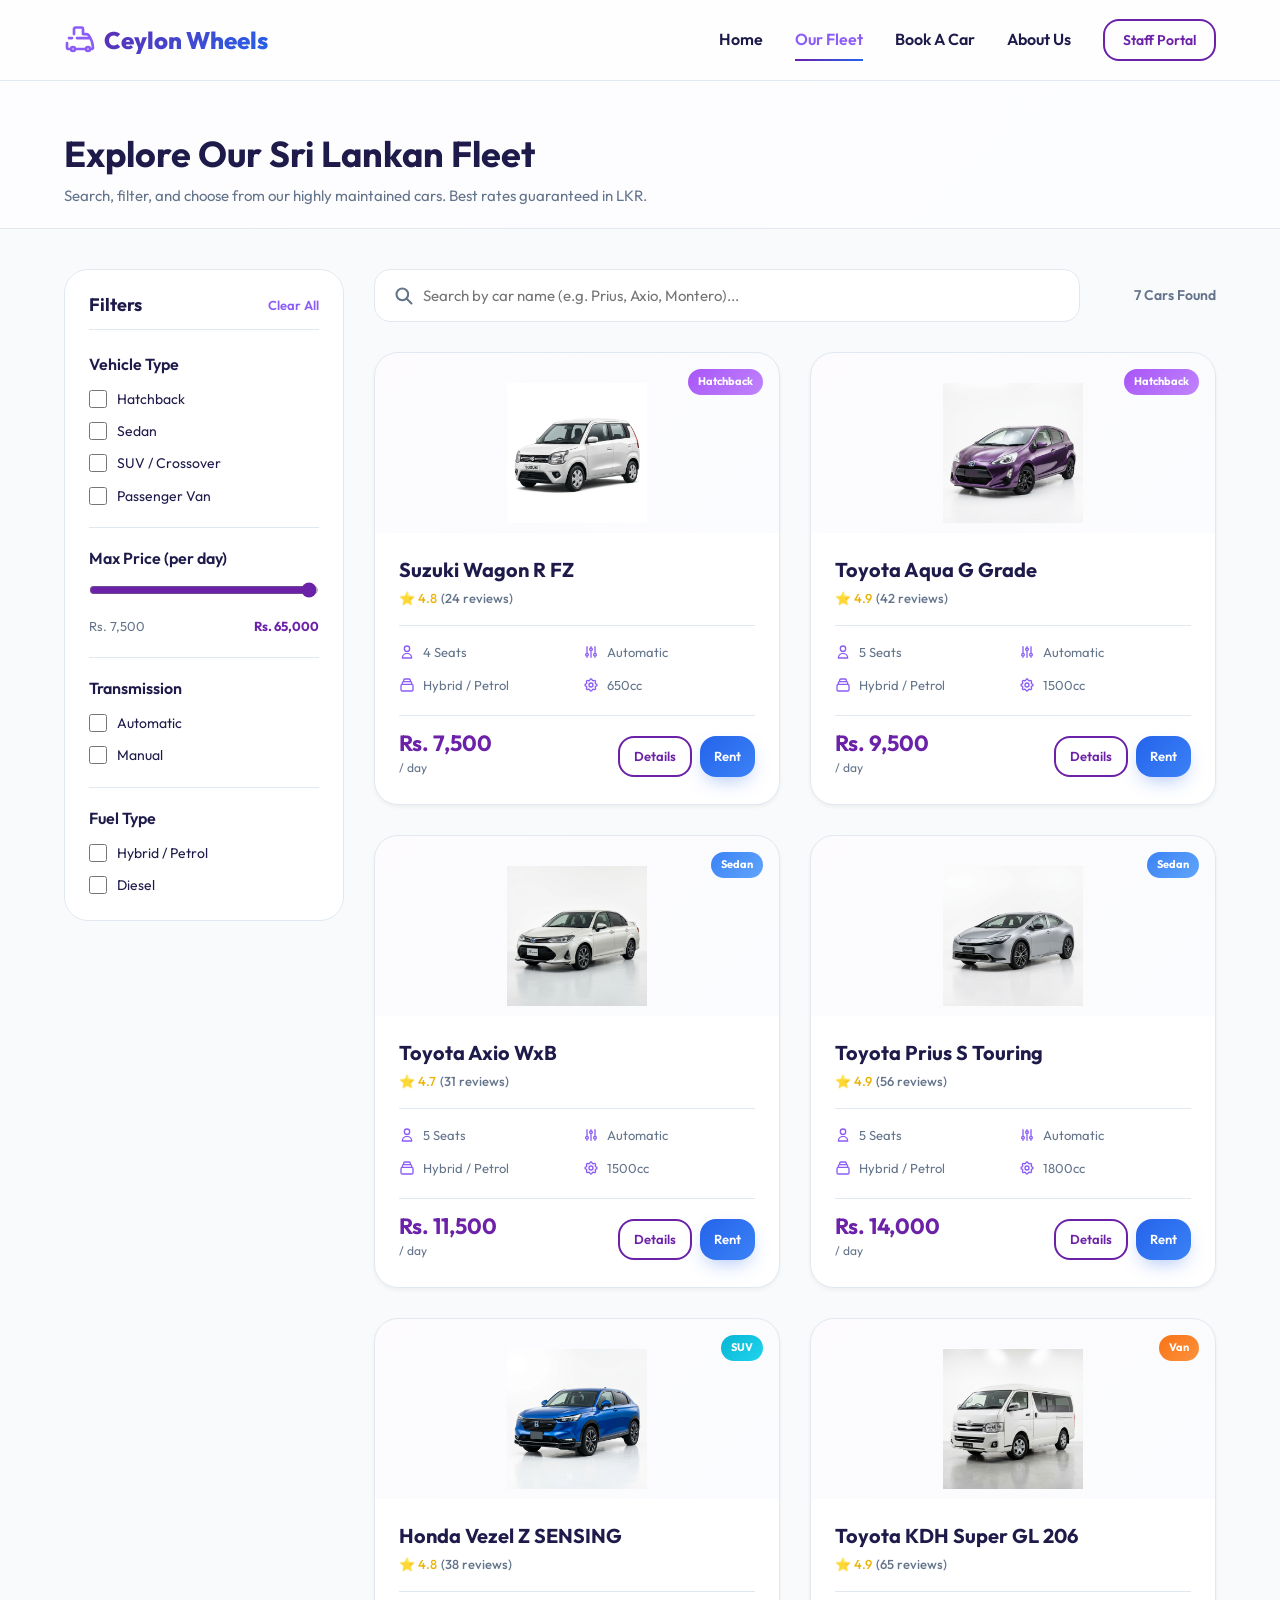
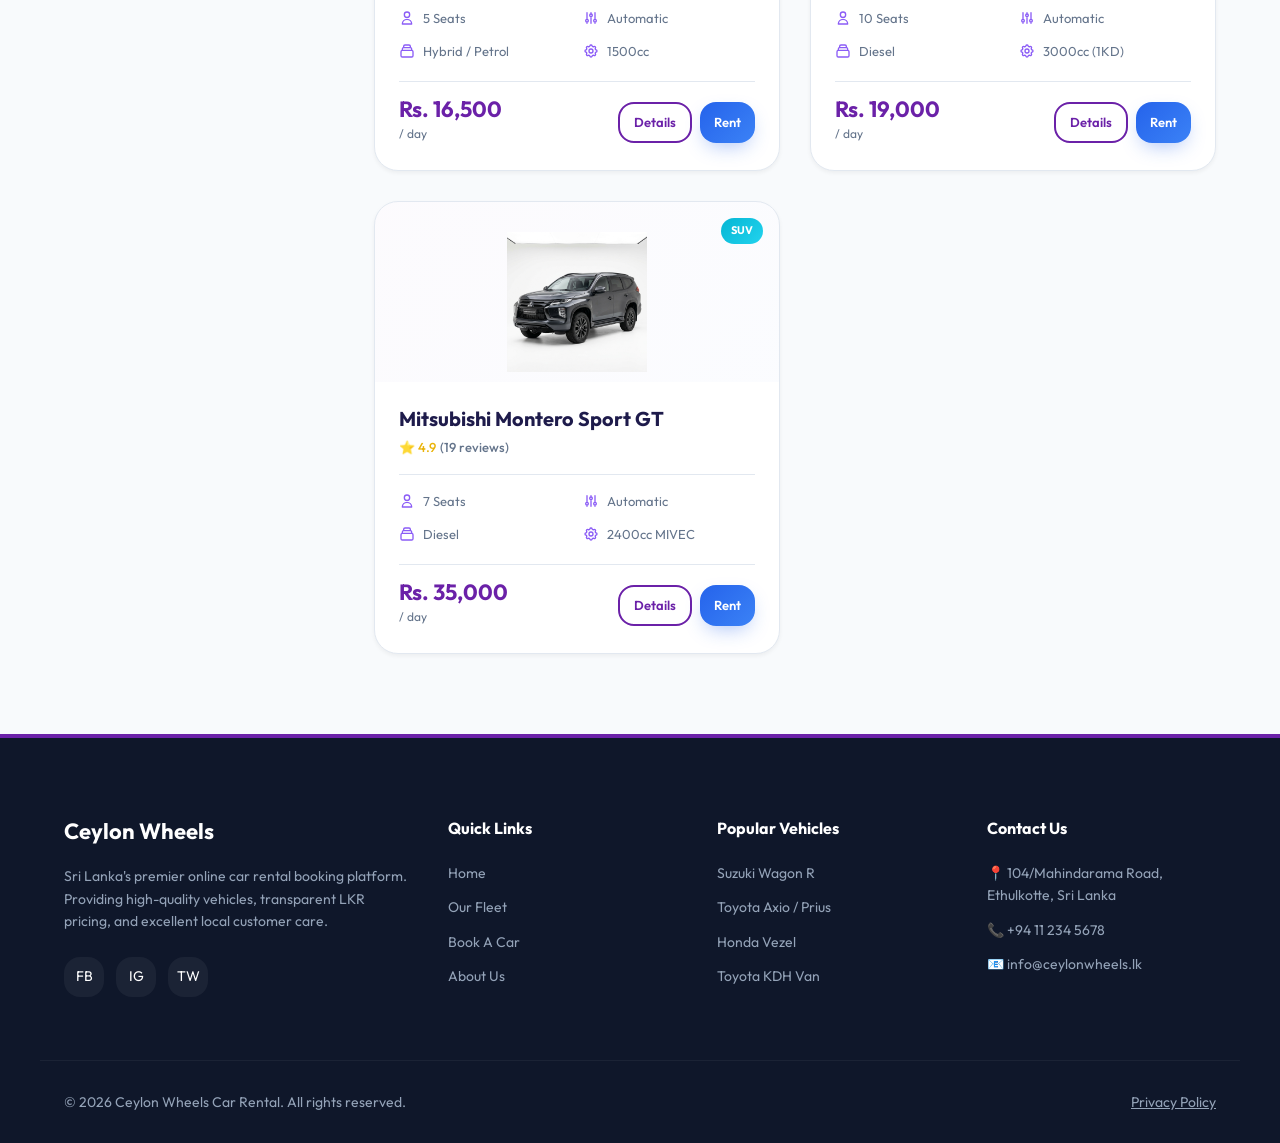
<file: fleet.html>
<!DOCTYPE html>
<html lang="en">
<head>
    <meta charset="UTF-8">
    <meta name="viewport" content="width=device-width, initial-scale=1.0">
    <title>Our Fleet | Ceylon Wheels Car Rental</title>
    <!-- CSS and Fonts -->
    <link rel="stylesheet" href="assets/css/style.css">
</head>
<body>

    <!-- Header / Navigation -->
    <header>
        <div class="container header-container">
            <a href="index.html" class="logo">
                <svg xmlns="http://www.w3.org/2000/svg" fill="none" viewBox="0 0 24 24" stroke-width="2" stroke="currentColor">
                    <path stroke-linecap="round" stroke-linejoin="round" d="M8.25 18.75a1.5 1.5 0 0 1-3 0m3 0a1.5 1.5 0 0 0-3 0m3 0h6m-9 0H3.375a1.125 1.125 0 0 1-1.125-1.125V14.25m17.25 4.5a1.5 1.5 0 0 1-3 0m3 0a1.5 1.5 0 0 0-3 0m3 0h1.125c.621 0 1.129-.504 1.09-1.124a17.902 17.902 0 0 0-3.213-9.193 2.056 2.056 0 0 0-1.58-.86H14.25M16.5 18.75h-2.25m0-11.177V3.75A1.125 1.125 0 0 0 13.125 2.625H8.625A1.125 1.125 0 0 0 7.5 3.75v3.823m3.75 3h7.5m-15 0h2.25m3.75 0h.008v.008H12v-.008Z" />
                </svg>
                <span>Ceylon Wheels</span>
            </a>
            
            <button class="mobile-menu-toggle" id="mobile-menu-toggle" aria-label="Toggle Menu">
                <span></span>
                <span></span>
                <span></span>
            </button>

            <nav>
                <a href="index.html">Home</a>
                <a href="fleet.html" class="active">Our Fleet</a>
                <a href="booking.html">Book A Car</a>
                <a href="about.html">About Us</a>
                <div class="nav-actions">
                    <a href="admin.html" class="btn btn-outline" style="padding: 8px 18px; font-size: 14px;">Staff Portal</a>
                </div>
            </nav>
        </div>
    </header>

    <!-- Page Banner -->
    <section class="section" style="padding: 50px 0 20px; background: linear-gradient(135deg, rgba(107,33,168,0.01) 0%, rgba(37,99,235,0.01) 100%), var(--bg-main); border-bottom: 1px solid var(--border);">
        <div class="container">
            <h1 style="font-size: 36px; margin-bottom: 8px;">Explore Our Sri Lankan Fleet</h1>
            <p style="color: var(--text-muted); font-size: 15px;">Search, filter, and choose from our highly maintained cars. Best rates guaranteed in LKR.</p>
        </div>
    </section>

    <!-- Fleet Main Page Layout -->
    <div class="container">
        <div class="fleet-layout">
            <!-- Sidebar Filters -->
            <aside class="filter-sidebar">
                <div style="display: flex; justify-content: space-between; align-items: center; margin-bottom: 24px; border-bottom: 1px solid var(--border); padding-bottom: 12px;">
                    <h3 style="font-size: 18px;">Filters</h3>
                    <button id="clear-filters-btn" style="background:none; border:none; color:var(--primary-light); font-weight:600; cursor:pointer; font-size:13px;">Clear All</button>
                </div>

                <!-- Body Category Filter -->
                <div class="filter-section">
                    <h4 class="filter-section-title">Vehicle Type</h4>
                    <div class="filter-options">
                        <label class="checkbox-label">
                            <input type="checkbox" class="category-filter" value="Hatchback">
                            <span>Hatchback</span>
                        </label>
                        <label class="checkbox-label">
                            <input type="checkbox" class="category-filter" value="Sedan">
                            <span>Sedan</span>
                        </label>
                        <label class="checkbox-label">
                            <input type="checkbox" class="category-filter" value="SUV">
                            <span>SUV / Crossover</span>
                        </label>
                        <label class="checkbox-label">
                            <input type="checkbox" class="category-filter" value="Van">
                            <span>Passenger Van</span>
                        </label>
                    </div>
                </div>

                <!-- Price Range Filter -->
                <div class="filter-section">
                    <h4 class="filter-section-title">Max Price (per day)</h4>
                    <div class="filter-options">
                        <input type="range" class="range-slider" id="price-slider" min="7500" max="65000" step="1000" value="65000">
                        <div class="range-values">
                            <span>Rs. 7,500</span>
                            <span id="slider-val-label" style="font-weight: 700; color: var(--primary);">Rs. 65,000</span>
                        </div>
                    </div>
                </div>

                <!-- Transmission Filter -->
                <div class="filter-section">
                    <h4 class="filter-section-title">Transmission</h4>
                    <div class="filter-options">
                        <label class="checkbox-label">
                            <input type="checkbox" class="transmission-filter" value="Automatic">
                            <span>Automatic</span>
                        </label>
                        <label class="checkbox-label">
                            <input type="checkbox" class="transmission-filter" value="Manual">
                            <span>Manual</span>
                        </label>
                    </div>
                </div>

                <!-- Fuel Type Filter -->
                <div class="filter-section">
                    <h4 class="filter-section-title">Fuel Type</h4>
                    <div class="filter-options">
                        <label class="checkbox-label">
                            <input type="checkbox" class="fuel-filter" value="Hybrid">
                            <span>Hybrid / Petrol</span>
                        </label>
                        <label class="checkbox-label">
                            <input type="checkbox" class="fuel-filter" value="Diesel">
                            <span>Diesel</span>
                        </label>
                    </div>
                </div>
            </aside>

            <!-- Fleet List Area -->
            <main>
                <!-- Search Bar & Results Info -->
                <div class="search-bar-wrapper">
                    <div class="search-bar-input">
                        <svg xmlns="http://www.w3.org/2000/svg" fill="none" viewBox="0 0 24 24" stroke="currentColor">
                            <path stroke-linecap="round" stroke-linejoin="round" stroke-width="2.5" d="M21 21l-6-6m2-5a7 7 0 11-14 0 7 7 0 0114 0z" />
                        </svg>
                        <input type="text" id="search-input" placeholder="Search by car name (e.g. Prius, Axio, Montero)...">
                    </div>
                    <div id="results-count" style="display: flex; align-items: center; font-size: 14px; font-weight: 600; color: var(--text-muted); min-width: 120px; justify-content: flex-end;">
                        0 Cars Found
                    </div>
                </div>

                <!-- Cars Grid -->
                <div class="grid-3" id="fleet-grid-container" style="grid-template-columns: repeat(auto-fill, minmax(280px, 1fr));">
                    <!-- Loaded dynamically via JS -->
                </div>
            </main>
        </div>
    </div>

    <!-- Vehicle Detail Modal -->
    <div class="modal" id="detail-modal">
        <div class="modal-content" style="max-width: 700px;">
            <div class="modal-header">
                <h3 id="modal-car-name" style="font-size: 24px;">Toyota Prius</h3>
                <button class="modal-close" id="modal-close-btn">&times;</button>
            </div>
            <div class="modal-body" id="modal-body-content">
                <!-- Loaded dynamically via JS -->
            </div>
        </div>
    </div>

    <!-- Footer -->
    <footer style="margin-top: 80px;">
        <div class="container footer-grid">
            <div class="footer-about">
                <h3>Ceylon Wheels</h3>
                <p>Sri Lanka's premier online car rental booking platform. Providing high-quality vehicles, transparent LKR pricing, and excellent local customer care.</p>
                <div class="social-links">
                    <a href="#" aria-label="Facebook">FB</a>
                    <a href="#" aria-label="Instagram">IG</a>
                    <a href="#" aria-label="Twitter">TW</a>
                </div>
            </div>
            <div class="footer-column">
                <h4>Quick Links</h4>
                <ul>
                    <li><a href="index.html">Home</a></li>
                    <li><a href="fleet.html">Our Fleet</a></li>
                    <li><a href="booking.html">Book A Car</a></li>
                    <li><a href="about.html">About Us</a></li>
                </ul>
            </div>
            <div class="footer-column">
                <h4>Popular Vehicles</h4>
                <ul>
                    <li><a href="fleet.html?type=Hatchback">Suzuki Wagon R</a></li>
                    <li><a href="fleet.html?type=Sedan">Toyota Axio / Prius</a></li>
                    <li><a href="fleet.html?type=SUV">Honda Vezel</a></li>
                    <li><a href="fleet.html?type=Van">Toyota KDH Van</a></li>
                </ul>
            </div>
            <div class="footer-column">
                <h4>Contact Us</h4>
                <p style="margin-bottom: 12px; color: #94a3b8;">📍 104/Mahindarama Road, Ethulkotte, Sri Lanka</p>
                <p style="margin-bottom: 12px; color: #94a3b8;">📞 +94 11 234 5678</p>
                <p style="color: #94a3b8;">📧 info@ceylonwheels.lk</p>
            </div>
        </div>
        <div class="container footer-bottom">
            <p>&copy; 2026 Ceylon Wheels Car Rental. All rights reserved.</p>
            <p><a href="privacy.html" style="text-decoration: underline; color: inherit; transition: var(--transition);">Privacy Policy</a></p>
        </div>
    </footer>

    <!-- Scripts -->
    <script src="assets/js/db.js"></script>
    <script src="assets/js/main.js"></script>
    <script src="assets/js/fleet.js"></script>
</body>
</html>
</file>
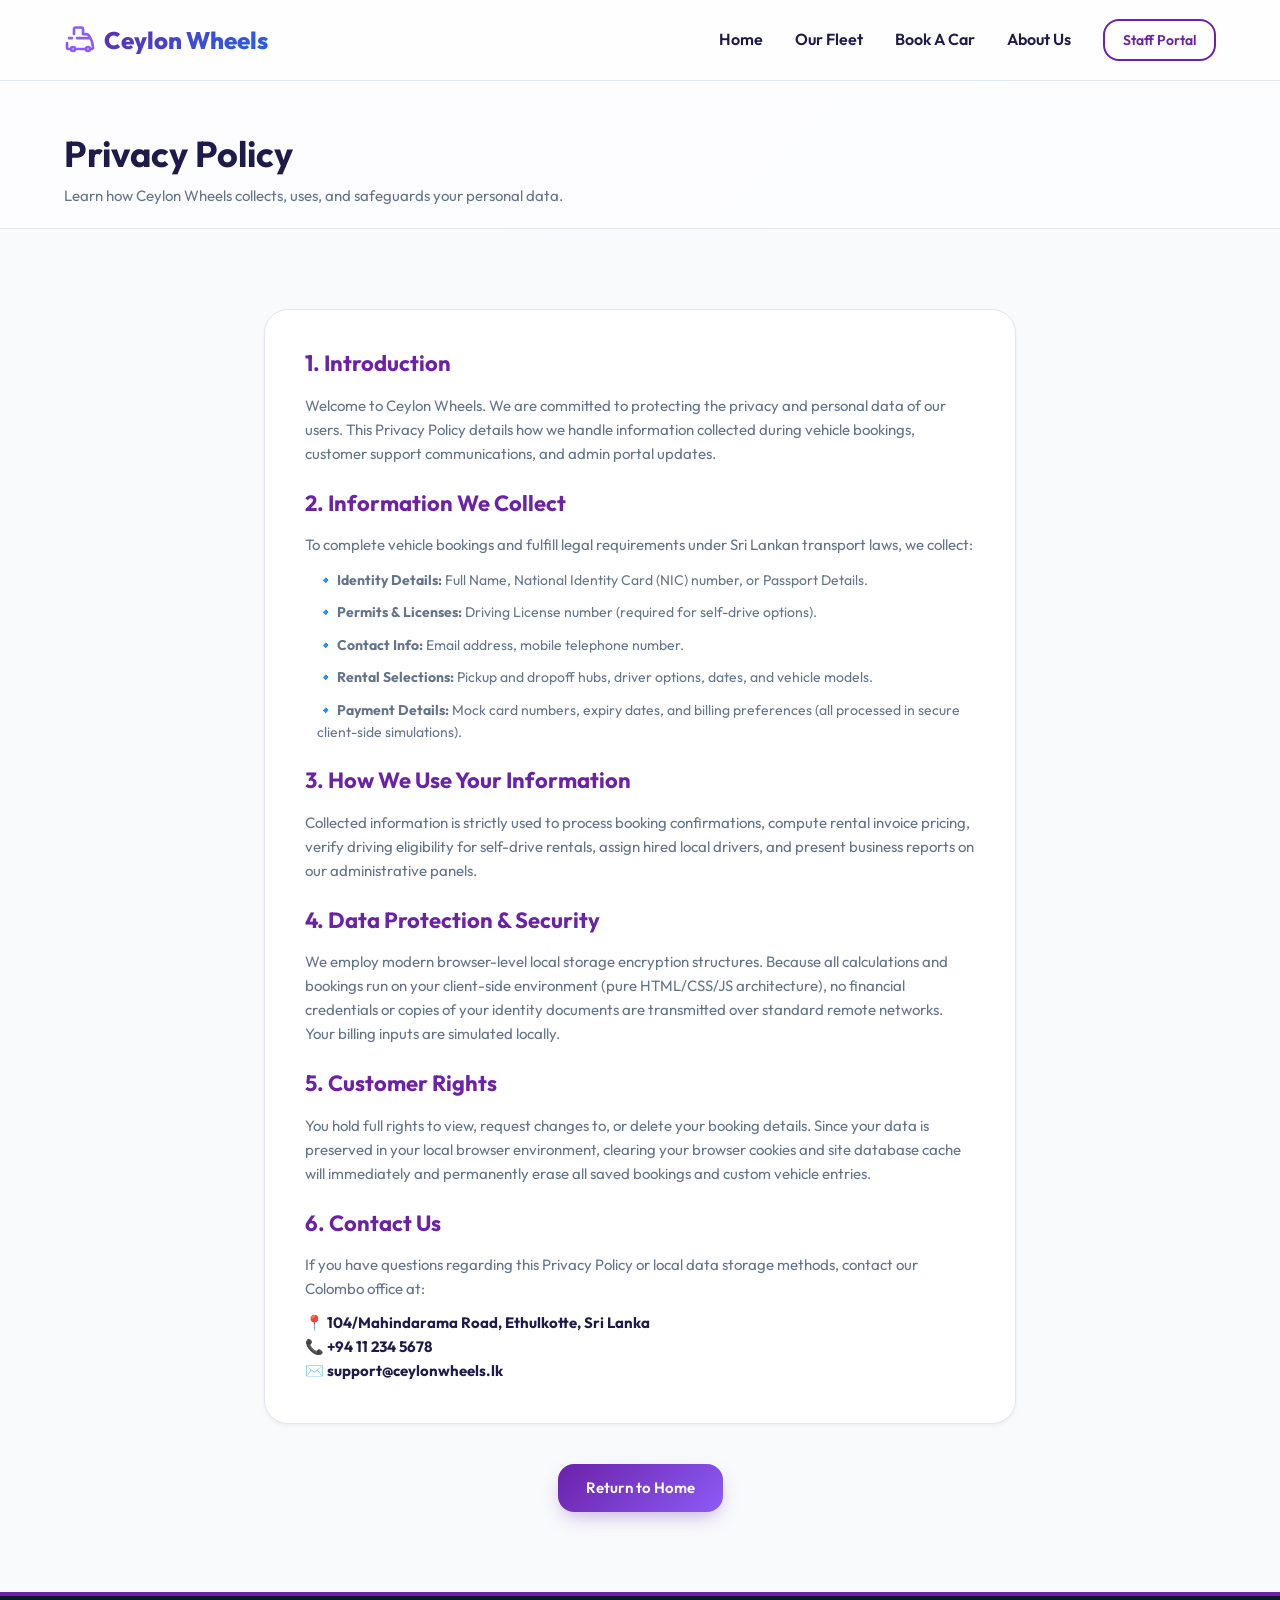
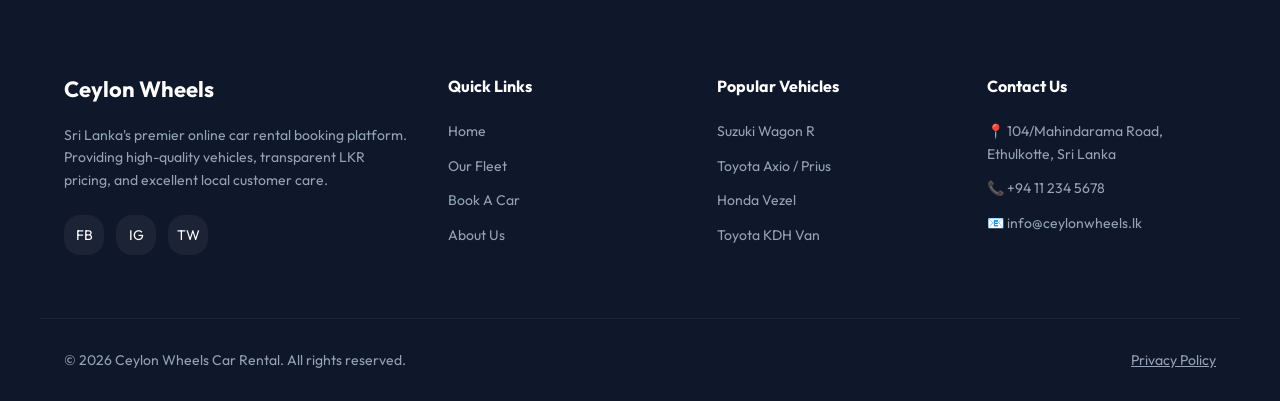
<file: privacy.html>
<!DOCTYPE html>
<html lang="en">
<head>
    <meta charset="UTF-8">
    <meta name="viewport" content="width=device-width, initial-scale=1.0">
    <title>Privacy Policy | Ceylon Wheels Car Rental</title>
    <!-- CSS and Fonts -->
    <link rel="stylesheet" href="assets/css/style.css">
</head>
<body>

    <!-- Header / Navigation -->
    <header>
        <div class="container header-container">
            <a href="index.html" class="logo">
                <svg xmlns="http://www.w3.org/2000/svg" fill="none" viewBox="0 0 24 24" stroke-width="2" stroke="currentColor">
                    <path stroke-linecap="round" stroke-linejoin="round" d="M8.25 18.75a1.5 1.5 0 0 1-3 0m3 0a1.5 1.5 0 0 0-3 0m3 0h6m-9 0H3.375a1.125 1.125 0 0 1-1.125-1.125V14.25m17.25 4.5a1.5 1.5 0 0 1-3 0m3 0a1.5 1.5 0 0 0-3 0m3 0h1.125c.621 0 1.129-.504 1.09-1.124a17.902 17.902 0 0 0-3.213-9.193 2.056 2.056 0 0 0-1.58-.86H14.25M16.5 18.75h-2.25m0-11.177V3.75A1.125 1.125 0 0 0 13.125 2.625H8.625A1.125 1.125 0 0 0 7.5 3.75v3.823m3.75 3h7.5m-15 0h2.25m3.75 0h.008v.008H12v-.008Z" />
                </svg>
                <span>Ceylon Wheels</span>
            </a>
            
            <button class="mobile-menu-toggle" id="mobile-menu-toggle" aria-label="Toggle Menu">
                <span></span>
                <span></span>
                <span></span>
            </button>

            <nav>
                <a href="index.html">Home</a>
                <a href="fleet.html">Our Fleet</a>
                <a href="booking.html">Book A Car</a>
                <a href="about.html">About Us</a>
                <div class="nav-actions">
                    <a href="admin.html" class="btn btn-outline" style="padding: 8px 18px; font-size: 14px;">Staff Portal</a>
                </div>
            </nav>
        </div>
    </header>

    <!-- Page Banner -->
    <section class="section" style="padding: 50px 0 20px; background: linear-gradient(135deg, rgba(107,33,168,0.01) 0%, rgba(37,99,235,0.01) 100%), var(--bg-main); border-bottom: 1px solid var(--border);">
        <div class="container">
            <h1 style="font-size: 36px; margin-bottom: 8px;">Privacy Policy</h1>
            <p style="color: var(--text-muted); font-size: 15px;">Learn how Ceylon Wheels collects, uses, and safeguards your personal data.</p>
        </div>
    </section>

    <!-- Content Section -->
    <section class="section">
        <div class="container" style="max-width: 800px;">
            <div style="background: var(--bg-main); border: 1px solid var(--border); border-radius: var(--radius-lg); padding: 40px; box-shadow: var(--shadow-sm); margin-bottom: 40px;">
                
                <h2 style="font-size: 22px; margin-bottom: 16px; color: var(--primary);">1. Introduction</h2>
                <p style="color: var(--text-muted); margin-bottom: 24px; font-size: 15px;">
                    Welcome to Ceylon Wheels. We are committed to protecting the privacy and personal data of our users. This Privacy Policy details how we handle information collected during vehicle bookings, customer support communications, and admin portal updates.
                </p>

                <h2 style="font-size: 22px; margin-bottom: 16px; color: var(--primary);">2. Information We Collect</h2>
                <p style="color: var(--text-muted); margin-bottom: 12px; font-size: 15px;">
                    To complete vehicle bookings and fulfill legal requirements under Sri Lankan transport laws, we collect:
                </p>
                <ul style="list-style: none; display: flex; flex-direction: column; gap: 10px; margin-bottom: 24px; color: var(--text-muted); font-size: 14px; padding-left: 12px;">
                    <li>🔹 <strong>Identity Details:</strong> Full Name, National Identity Card (NIC) number, or Passport Details.</li>
                    <li>🔹 <strong>Permits & Licenses:</strong> Driving License number (required for self-drive options).</li>
                    <li>🔹 <strong>Contact Info:</strong> Email address, mobile telephone number.</li>
                    <li>🔹 <strong>Rental Selections:</strong> Pickup and dropoff hubs, driver options, dates, and vehicle models.</li>
                    <li>🔹 <strong>Payment Details:</strong> Mock card numbers, expiry dates, and billing preferences (all processed in secure client-side simulations).</li>
                </ul>

                <h2 style="font-size: 22px; margin-bottom: 16px; color: var(--primary);">3. How We Use Your Information</h2>
                <p style="color: var(--text-muted); margin-bottom: 24px; font-size: 15px;">
                    Collected information is strictly used to process booking confirmations, compute rental invoice pricing, verify driving eligibility for self-drive rentals, assign hired local drivers, and present business reports on our administrative panels.
                </p>

                <h2 style="font-size: 22px; margin-bottom: 16px; color: var(--primary);">4. Data Protection & Security</h2>
                <p style="color: var(--text-muted); margin-bottom: 24px; font-size: 15px;">
                    We employ modern browser-level local storage encryption structures. Because all calculations and bookings run on your client-side environment (pure HTML/CSS/JS architecture), no financial credentials or copies of your identity documents are transmitted over standard remote networks. Your billing inputs are simulated locally.
                </p>

                <h2 style="font-size: 22px; margin-bottom: 16px; color: var(--primary);">5. Customer Rights</h2>
                <p style="color: var(--text-muted); margin-bottom: 24px; font-size: 15px;">
                    You hold full rights to view, request changes to, or delete your booking details. Since your data is preserved in your local browser environment, clearing your browser cookies and site database cache will immediately and permanently erase all saved bookings and custom vehicle entries.
                </p>

                <h2 style="font-size: 22px; margin-bottom: 16px; color: var(--primary);">6. Contact Us</h2>
                <p style="color: var(--text-muted); font-size: 15px;">
                    If you have questions regarding this Privacy Policy or local data storage methods, contact our Colombo office at:
                    <br><strong style="color: var(--text-main); display: block; margin-top: 10px;">📍 104/Mahindarama Road, Ethulkotte, Sri Lanka</strong>
                    <strong style="color: var(--text-main); display: block;">📞 +94 11 234 5678</strong>
                    <strong style="color: var(--text-main); display: block;">✉️ support@ceylonwheels.lk</strong>
                </p>
            </div>
            
            <div style="text-align: center;">
                <a href="index.html" class="btn btn-primary">Return to Home</a>
            </div>
        </div>
    </section>

    <!-- Footer -->
    <footer>
        <div class="container footer-grid">
            <div class="footer-about">
                <h3>Ceylon Wheels</h3>
                <p>Sri Lanka's premier online car rental booking platform. Providing high-quality vehicles, transparent LKR pricing, and excellent local customer care.</p>
                <div class="social-links">
                    <a href="#" aria-label="Facebook">FB</a>
                    <a href="#" aria-label="Instagram">IG</a>
                    <a href="#" aria-label="Twitter">TW</a>
                </div>
            </div>
            <div class="footer-column">
                <h4>Quick Links</h4>
                <ul>
                    <li><a href="index.html">Home</a></li>
                    <li><a href="fleet.html">Our Fleet</a></li>
                    <li><a href="booking.html">Book A Car</a></li>
                    <li><a href="about.html">About Us</a></li>
                </ul>
            </div>
            <div class="footer-column">
                <h4>Popular Vehicles</h4>
                <ul>
                    <li><a href="fleet.html?type=Hatchback">Suzuki Wagon R</a></li>
                    <li><a href="fleet.html?type=Sedan">Toyota Axio / Prius</a></li>
                    <li><a href="fleet.html?type=SUV">Honda Vezel</a></li>
                    <li><a href="fleet.html?type=Van">Toyota KDH Van</a></li>
                </ul>
            </div>
            <div class="footer-column">
                <h4>Contact Us</h4>
                <p style="margin-bottom: 12px; color: #94a3b8;">📍 104/Mahindarama Road, Ethulkotte, Sri Lanka</p>
                <p style="margin-bottom: 12px; color: #94a3b8;">📞 +94 11 234 5678</p>
                <p style="color: #94a3b8;">📧 info@ceylonwheels.lk</p>
            </div>
        </div>
        <div class="container footer-bottom">
            <p>&copy; 2026 Ceylon Wheels Car Rental. All rights reserved.</p>
            <p><a href="privacy.html" style="text-decoration: underline; color: inherit; transition: var(--transition);">Privacy Policy</a></p>
        </div>
    </footer>

    <!-- Scripts -->
    <script src="assets/js/db.js"></script>
    <script src="assets/js/main.js"></script>
</body>
</html>
</file>
<file: assets/css/style.css>
/* Ceylon Wheels - Global Design System (White, Purple, Blue) */

@import url('https://fonts.googleapis.com/css2?family=Outfit:wght@300;400;500;600;700;800&display=swap');

:root {
    /* Color Palette */
    --primary: #6b21a8;         /* Deep Purple */
    --primary-light: #8b5cf6;   /* Electric Violet */
    --primary-dark: #4c1d95;    /* Dark Indigo/Purple */
    --secondary: #2563eb;       /* Electric Blue */
    --secondary-light: #3b82f6; /* Bright Sky Blue */
    --secondary-dark: #1d4ed8;  /* Royal Blue */
    --accent: #a855f7;          /* Lavender Accent */
    
    /* Backgrounds */
    --bg-main: #ffffff;
    --bg-sub: #f8fafc;          /* Soft ice slate */
    --bg-dark: #0f172a;         /* Deep dark navy for headers/footers */
    --bg-glass: rgba(255, 255, 255, 0.85);
    
    /* Text Colors */
    --text-main: #1e1b4b;       /* Very dark purple-navy */
    --text-muted: #64748b;      /* Slate gray */
    --text-light: #ffffff;
    
    /* Borders & Shadows */
    --border: #e2e8f0;
    --border-glow: rgba(139, 92, 246, 0.2);
    --shadow-sm: 0 2px 4px rgba(0, 0, 0, 0.05);
    --shadow-md: 0 10px 25px -5px rgba(107, 33, 168, 0.08), 0 8px 10px -6px rgba(37, 99, 235, 0.08);
    --shadow-lg: 0 20px 40px -10px rgba(107, 33, 168, 0.12), 0 12px 18px -8px rgba(37, 99, 235, 0.12);
    --shadow-glow: 0 0 20px rgba(139, 92, 246, 0.4);
    
    /* Border Radius */
    --radius-sm: 8px;
    --radius-md: 16px;
    --radius-lg: 24px;
    --radius-full: 9999px;
    
    /* Fonts */
    --font: 'Outfit', sans-serif;
    
    /* Transitions */
    --transition: all 0.3s cubic-bezier(0.4, 0, 0.2, 1);
}

/* Base Styles */
* {
    margin: 0;
    padding: 0;
    box-sizing: border-box;
    font-family: var(--font);
}

body {
    background-color: var(--bg-sub);
    color: var(--text-main);
    overflow-x: hidden;
    line-height: 1.6;
}

.container {
    width: 100%;
    max-width: 1200px;
    margin: 0 auto;
    padding: 0 24px;
}

/* Typography */
h1, h2, h3, h4, h5, h6 {
    font-weight: 700;
    color: var(--text-main);
    line-height: 1.25;
}

a {
    text-decoration: none;
    color: inherit;
    transition: var(--transition);
}

img {
    max-width: 100%;
    height: auto;
    display: block;
}

/* Buttons */
.btn {
    display: inline-flex;
    align-items: center;
    justify-content: center;
    gap: 8px;
    padding: 12px 28px;
    font-size: 15px;
    font-weight: 600;
    border-radius: var(--radius-md);
    cursor: pointer;
    transition: var(--transition);
    border: none;
    outline: none;
}

.btn-primary {
    background: linear-gradient(135deg, var(--primary) 0%, var(--primary-light) 100%);
    color: var(--text-light);
    box-shadow: 0 8px 20px -6px rgba(107, 33, 168, 0.4);
}

.btn-primary:hover {
    transform: translateY(-2px);
    box-shadow: 0 12px 24px -4px rgba(107, 33, 168, 0.6);
}

.btn-secondary {
    background: linear-gradient(135deg, var(--secondary) 0%, var(--secondary-light) 100%);
    color: var(--text-light);
    box-shadow: 0 8px 20px -6px rgba(37, 99, 235, 0.4);
}

.btn-secondary:hover {
    transform: translateY(-2px);
    box-shadow: 0 12px 24px -4px rgba(37, 99, 235, 0.6);
}

.btn-outline {
    background: transparent;
    border: 2px solid var(--primary);
    color: var(--primary);
}

.btn-outline:hover {
    background: var(--primary);
    color: var(--text-light);
    transform: translateY(-2px);
}

.btn-white {
    background: var(--bg-main);
    color: var(--primary);
    box-shadow: var(--shadow-md);
}

.btn-white:hover {
    transform: translateY(-2px);
    box-shadow: var(--shadow-lg);
}

/* Header & Navigation */
header {
    background: rgba(255, 255, 255, 0.8);
    backdrop-filter: blur(12px);
    -webkit-backdrop-filter: blur(12px);
    border-bottom: 1px solid var(--border);
    position: sticky;
    top: 0;
    z-index: 1000;
    transition: var(--transition);
}

header .header-container {
    display: flex;
    align-items: center;
    justify-content: space-between;
    height: 80px;
}

.logo {
    display: flex;
    align-items: center;
    gap: 8px;
    font-size: 24px;
    font-weight: 800;
    background: linear-gradient(135deg, var(--primary) 0%, var(--secondary) 100%);
    -webkit-background-clip: text;
    -webkit-text-fill-color: transparent;
}

.logo svg {
    width: 32px;
    height: 32px;
    stroke: var(--primary-light);
}

nav {
    display: flex;
    align-items: center;
    gap: 32px;
}

nav a {
    font-weight: 600;
    color: var(--text-main);
    position: relative;
    padding: 8px 0;
}

nav a::after {
    content: '';
    position: absolute;
    bottom: 0;
    left: 0;
    width: 0;
    height: 2px;
    background: linear-gradient(90deg, var(--primary) 0%, var(--secondary) 100%);
    transition: var(--transition);
}

nav a:hover, nav a.active {
    color: var(--primary-light);
}

nav a:hover::after, nav a.active::after {
    width: 100%;
}

.nav-actions {
    display: flex;
    align-items: center;
    gap: 16px;
}

/* Mobile Navigation Toggle */
.mobile-menu-toggle {
    display: none;
    flex-direction: column;
    gap: 6px;
    background: none;
    border: none;
    cursor: pointer;
    z-index: 1001;
}

.mobile-menu-toggle span {
    display: block;
    width: 28px;
    height: 3px;
    background-color: var(--text-main);
    border-radius: var(--radius-full);
    transition: var(--transition);
}

/* Hero Section */
.hero {
    position: relative;
    padding: 100px 0 160px;
    background: linear-gradient(135deg, rgba(107, 33, 168, 0.03) 0%, rgba(37, 99, 235, 0.03) 100%), var(--bg-main);
    overflow: hidden;
}

.hero::after {
    content: '';
    position: absolute;
    bottom: 0;
    left: 0;
    right: 0;
    height: 120px;
    background: linear-gradient(to top, var(--bg-sub), transparent);
    pointer-events: none;
}

.hero-grid {
    display: grid;
    grid-template-columns: 1.2fr 0.8fr;
    gap: 48px;
    align-items: center;
}

.hero-content h1 {
    font-size: 54px;
    line-height: 1.15;
    margin-bottom: 24px;
}

.hero-content h1 span {
    background: linear-gradient(135deg, var(--primary-light) 0%, var(--secondary) 100%);
    -webkit-background-clip: text;
    -webkit-text-fill-color: transparent;
}

.hero-content p {
    font-size: 18px;
    color: var(--text-muted);
    margin-bottom: 36px;
    max-width: 540px;
}

.hero-features-list {
    display: flex;
    gap: 24px;
    margin-bottom: 40px;
}

.hero-feature-item {
    display: flex;
    align-items: center;
    gap: 10px;
    font-weight: 500;
}

.hero-feature-item svg {
    color: var(--secondary);
    width: 20px;
    height: 20px;
}

.hero-image-wrapper {
    position: relative;
}

.hero-image-wrapper img {
    width: 100%;
    max-width: 600px;
    filter: drop-shadow(0 20px 30px rgba(107, 33, 168, 0.15));
    animation: float 6s ease-in-out infinite;
}

/* Floating booking widget */
.search-widget {
    background: var(--bg-main);
    border-radius: var(--radius-lg);
    padding: 32px;
    box-shadow: var(--shadow-lg);
    border: 1px solid var(--border);
    margin-top: -80px;
    position: relative;
    z-index: 10;
}

.search-widget-title {
    margin-bottom: 24px;
    display: flex;
    align-items: center;
    gap: 10px;
}

.search-widget-title span {
    font-size: 14px;
    text-transform: uppercase;
    letter-spacing: 1px;
    color: var(--primary);
    font-weight: 700;
}

.search-form {
    display: grid;
    grid-template-columns: repeat(4, 1fr) auto;
    gap: 20px;
    align-items: flex-end;
}

.form-group {
    display: flex;
    flex-direction: column;
    gap: 8px;
}

.form-group label {
    font-size: 14px;
    font-weight: 600;
    color: var(--text-main);
}

.form-input {
    width: 100%;
    padding: 12px 16px;
    border: 1.5px solid var(--border);
    border-radius: var(--radius-md);
    font-size: 15px;
    color: var(--text-main);
    background-color: var(--bg-sub);
    outline: none;
    transition: var(--transition);
}

.form-input:focus {
    border-color: var(--primary-light);
    background-color: var(--bg-main);
    box-shadow: 0 0 0 4px var(--border-glow);
}

/* Section general styles */
.section {
    padding: 80px 0;
}

.section-header {
    text-align: center;
    margin-bottom: 60px;
}

.section-header h2 {
    font-size: 38px;
    margin-bottom: 16px;
}

.section-header p {
    color: var(--text-muted);
    font-size: 16px;
    max-width: 600px;
    margin: 0 auto;
}

/* Grid systems */
.grid-3 {
    display: grid;
    grid-template-columns: repeat(3, 1fr);
    gap: 30px;
}

.grid-4 {
    display: grid;
    grid-template-columns: repeat(4, 1fr);
    gap: 30px;
}

/* Fleet Cards */
.fleet-card {
    background: var(--bg-main);
    border-radius: var(--radius-lg);
    overflow: hidden;
    box-shadow: var(--shadow-sm);
    border: 1px solid var(--border);
    transition: var(--transition);
    position: relative;
    display: flex;
    flex-direction: column;
}

.fleet-card:hover {
    transform: translateY(-8px);
    box-shadow: var(--shadow-lg);
    border-color: var(--primary-light);
}

.fleet-card-img-wrapper {
    position: relative;
    background: linear-gradient(135deg, rgba(107, 33, 168, 0.02) 0%, rgba(37, 99, 235, 0.02) 100%);
    padding: 30px 20px 10px;
    display: flex;
    align-items: center;
    justify-content: center;
    height: 180px;
}

.fleet-card-img-wrapper img {
    height: 100%;
    object-fit: contain;
    transition: var(--transition);
}

.fleet-card:hover .fleet-card-img-wrapper img {
    transform: scale(1.05);
}

.fleet-card-badge {
    position: absolute;
    top: 16px;
    right: 16px;
    background: linear-gradient(135deg, var(--secondary) 0%, var(--secondary-light) 100%);
    color: var(--text-light);
    font-size: 11px;
    font-weight: 700;
    padding: 4px 10px;
    border-radius: var(--radius-full);
}

.fleet-card-badge.hatchback { background: linear-gradient(135deg, #a855f7 0%, #c084fc 100%); }
.fleet-card-badge.sedan { background: linear-gradient(135deg, #3b82f6 0%, #60a5fa 100%); }
.fleet-card-badge.suv { background: linear-gradient(135deg, #06b6d4 0%, #22d3ee 100%); }
.fleet-card-badge.van { background: linear-gradient(135deg, #f97316 0%, #fb923c 100%); }

.fleet-card-content {
    padding: 24px;
    flex-grow: 1;
    display: flex;
    flex-direction: column;
}

.fleet-card-title {
    font-size: 20px;
    margin-bottom: 6px;
}

.fleet-card-rating {
    display: flex;
    align-items: center;
    gap: 4px;
    font-size: 13px;
    color: #eab308; /* Gold */
    margin-bottom: 16px;
    font-weight: 500;
}

.fleet-card-rating span.reviews {
    color: var(--text-muted);
}

.fleet-card-specs {
    display: grid;
    grid-template-columns: 1fr 1fr;
    gap: 12px;
    margin-bottom: 20px;
    border-top: 1px solid var(--border);
    padding-top: 16px;
}

.spec-item {
    display: flex;
    align-items: center;
    gap: 8px;
    font-size: 13px;
    color: var(--text-muted);
}

.spec-item svg {
    width: 16px;
    height: 16px;
    color: var(--primary-light);
}

.fleet-card-footer {
    display: flex;
    align-items: center;
    justify-content: space-between;
    margin-top: auto;
    border-top: 1px solid var(--border);
    padding-top: 16px;
}

.fleet-card-price h4 {
    font-size: 22px;
    color: var(--primary);
    line-height: 1;
}

.fleet-card-price span {
    font-size: 12px;
    color: var(--text-muted);
}

/* Why Choose Us Section */
.why-choose-us {
    background-color: var(--bg-main);
}

.info-card {
    background: var(--bg-sub);
    padding: 40px 30px;
    border-radius: var(--radius-lg);
    text-align: center;
    border: 1px solid var(--border);
    transition: var(--transition);
}

.info-card:hover {
    transform: translateY(-5px);
    border-color: var(--secondary-light);
    box-shadow: var(--shadow-md);
}

.info-card-icon {
    width: 64px;
    height: 64px;
    border-radius: var(--radius-md);
    background: linear-gradient(135deg, rgba(107, 33, 168, 0.1) 0%, rgba(37, 99, 235, 0.1) 100%);
    display: flex;
    align-items: center;
    justify-content: center;
    margin: 0 auto 24px;
}

.info-card-icon svg {
    width: 32px;
    height: 32px;
    color: var(--primary);
}

.info-card h3 {
    font-size: 20px;
    margin-bottom: 12px;
}

.info-card p {
    color: var(--text-muted);
    font-size: 14px;
}

/* Testimonial Section */
.testimonial-card {
    background: var(--bg-main);
    border-radius: var(--radius-lg);
    padding: 32px;
    box-shadow: var(--shadow-sm);
    border: 1px solid var(--border);
}

.testimonial-rating {
    color: #eab308;
    margin-bottom: 16px;
}

.testimonial-text {
    font-style: italic;
    color: var(--text-muted);
    margin-bottom: 24px;
    font-size: 15px;
}

.testimonial-author {
    display: flex;
    align-items: center;
    gap: 16px;
}

.author-avatar {
    width: 48px;
    height: 48px;
    border-radius: var(--radius-full);
    background: linear-gradient(135deg, var(--primary) 0%, var(--secondary) 100%);
    color: white;
    display: flex;
    align-items: center;
    justify-content: center;
    font-weight: 700;
}

.author-info h4 {
    font-size: 16px;
    margin-bottom: 2px;
}

.author-info p {
    font-size: 12px;
    color: var(--text-muted);
}

/* Footer Section */
footer {
    background-color: var(--bg-dark);
    color: #94a3b8;
    padding: 80px 0 30px;
    font-size: 14px;
    border-top: 4px solid var(--primary);
}

.footer-grid {
    display: grid;
    grid-template-columns: 1.5fr repeat(3, 1fr);
    gap: 40px;
    margin-bottom: 60px;
}

.footer-about h3 {
    color: var(--text-light);
    font-size: 22px;
    margin-bottom: 20px;
}

.footer-about p {
    margin-bottom: 24px;
    line-height: 1.6;
}

.social-links {
    display: flex;
    gap: 12px;
}

.social-links a {
    width: 40px;
    height: 40px;
    border-radius: var(--radius-md);
    background-color: rgba(255, 255, 255, 0.05);
    color: var(--text-light);
    display: flex;
    align-items: center;
    justify-content: center;
}

.social-links a:hover {
    background: linear-gradient(135deg, var(--primary) 0%, var(--secondary) 100%);
    transform: translateY(-2px);
}

.footer-column h4 {
    color: var(--text-light);
    font-size: 16px;
    margin-bottom: 24px;
}

.footer-column ul {
    list-style: none;
}

.footer-column ul li {
    margin-bottom: 12px;
}

.footer-column ul li a:hover {
    color: var(--primary-light);
    padding-left: 4px;
}

.footer-bottom {
    border-top: 1px solid rgba(255, 255, 255, 0.05);
    padding-top: 30px;
    display: flex;
    align-items: center;
    justify-content: space-between;
}

/* Fleet Page Layout */
.fleet-layout {
    display: grid;
    grid-template-columns: 280px 1fr;
    gap: 30px;
    margin-top: 40px;
}

.filter-sidebar {
    background: var(--bg-main);
    border: 1px solid var(--border);
    border-radius: var(--radius-lg);
    padding: 24px;
    position: sticky;
    top: 100px;
    height: fit-content;
}

.filter-section {
    border-bottom: 1px solid var(--border);
    padding-bottom: 20px;
    margin-bottom: 20px;
}

.filter-section:last-child {
    border-bottom: none;
    padding-bottom: 0;
    margin-bottom: 0;
}

.filter-section-title {
    font-size: 16px;
    margin-bottom: 14px;
    font-weight: 600;
}

.filter-options {
    display: flex;
    flex-direction: column;
    gap: 10px;
}

.checkbox-label {
    display: flex;
    align-items: center;
    gap: 10px;
    font-size: 14px;
    cursor: pointer;
}

.checkbox-label input[type="checkbox"] {
    width: 18px;
    height: 18px;
    border-radius: 4px;
    accent-color: var(--primary);
}

.range-slider {
    width: 100%;
    margin-bottom: 8px;
    accent-color: var(--primary);
}

.range-values {
    display: flex;
    justify-content: space-between;
    font-size: 13px;
    color: var(--text-muted);
}

/* Search bar on fleet page */
.search-bar-wrapper {
    display: flex;
    gap: 16px;
    margin-bottom: 30px;
}

.search-bar-input {
    flex-grow: 1;
    position: relative;
}

.search-bar-input input {
    width: 100%;
    padding: 16px 20px 16px 48px;
    border: 1px solid var(--border);
    border-radius: var(--radius-md);
    background: var(--bg-main);
    font-size: 15px;
    outline: none;
    transition: var(--transition);
}

.search-bar-input input:focus {
    border-color: var(--primary-light);
    box-shadow: 0 0 0 4px var(--border-glow);
}

.search-bar-input svg {
    position: absolute;
    left: 20px;
    top: 50%;
    transform: translateY(-50%);
    width: 20px;
    height: 20px;
    color: var(--text-muted);
}

/* Booking Page Flow */
.booking-grid {
    display: grid;
    grid-template-columns: 1.4fr 0.8fr;
    gap: 40px;
    margin-top: 40px;
}

.booking-card {
    background: var(--bg-main);
    border: 1px solid var(--border);
    border-radius: var(--radius-lg);
    padding: 36px;
    box-shadow: var(--shadow-sm);
}

.booking-steps-nav {
    display: flex;
    justify-content: space-between;
    margin-bottom: 40px;
    position: relative;
}

.booking-steps-nav::before {
    content: '';
    position: absolute;
    top: 20px;
    left: 0;
    right: 0;
    height: 3px;
    background-color: var(--border);
    z-index: 1;
}

.booking-step-indicator {
    position: relative;
    z-index: 2;
    background: var(--bg-main);
    padding: 0 10px;
    display: flex;
    flex-direction: column;
    align-items: center;
    gap: 8px;
}

.step-num {
    width: 40px;
    height: 40px;
    border-radius: var(--radius-full);
    background-color: var(--border);
    color: var(--text-muted);
    display: flex;
    align-items: center;
    justify-content: center;
    font-weight: 700;
    transition: var(--transition);
}

.booking-step-indicator.active .step-num {
    background: linear-gradient(135deg, var(--primary) 0%, var(--secondary) 100%);
    color: white;
    box-shadow: var(--shadow-glow);
}

.booking-step-indicator.completed .step-num {
    background-color: var(--secondary);
    color: white;
}

.step-title {
    font-size: 13px;
    font-weight: 600;
    color: var(--text-muted);
}

.booking-step-indicator.active .step-title {
    color: var(--primary);
}

.booking-step-pane {
    display: none;
}

.booking-step-pane.active {
    display: block;
}

/* Option select styling (Driver or Self) */
.option-cards {
    display: grid;
    grid-template-columns: 1fr 1fr;
    gap: 20px;
    margin-bottom: 30px;
}

.option-card {
    border: 2px solid var(--border);
    border-radius: var(--radius-md);
    padding: 24px;
    cursor: pointer;
    transition: var(--transition);
    position: relative;
}

.option-card:hover {
    border-color: var(--primary-light);
}

.option-card.selected {
    border-color: var(--primary);
    background-color: rgba(139, 92, 246, 0.02);
}

.option-card-title {
    font-size: 18px;
    margin-bottom: 8px;
    font-weight: 600;
}

.option-card-price {
    font-size: 14px;
    color: var(--primary);
    font-weight: 700;
}

/* Summary Panel */
.summary-panel {
    background: var(--bg-main);
    border: 1px solid var(--border);
    border-radius: var(--radius-lg);
    padding: 24px;
    position: sticky;
    top: 100px;
    height: fit-content;
}

.summary-car {
    display: flex;
    gap: 16px;
    padding-bottom: 20px;
    border-bottom: 1px solid var(--border);
    margin-bottom: 20px;
}

.summary-car-img {
    width: 80px;
    height: 60px;
    object-fit: contain;
    background: var(--bg-sub);
    border-radius: var(--radius-sm);
    padding: 5px;
}

.summary-car-info h4 {
    font-size: 16px;
}

.summary-car-info p {
    font-size: 12px;
    color: var(--text-muted);
}

.summary-details {
    display: flex;
    flex-direction: column;
    gap: 12px;
    padding-bottom: 20px;
    border-bottom: 1px solid var(--border);
    margin-bottom: 20px;
}

.summary-row {
    display: flex;
    justify-content: space-between;
    font-size: 14px;
}

.summary-row.total {
    font-weight: 700;
    font-size: 18px;
    color: var(--primary);
    border-top: 1.5px dashed var(--border);
    padding-top: 16px;
    margin-top: 4px;
}

/* Admin Dashboard CSS */
.admin-container {
    display: grid;
    grid-template-columns: 240px 1fr;
    min-height: calc(100vh - 80px);
}

.admin-sidebar {
    background-color: var(--bg-main);
    border-right: 1px solid var(--border);
    padding: 30px 20px;
    display: flex;
    flex-direction: column;
    gap: 8px;
}

.admin-menu-item {
    display: flex;
    align-items: center;
    gap: 12px;
    padding: 14px 18px;
    border-radius: var(--radius-md);
    color: var(--text-muted);
    font-weight: 600;
    cursor: pointer;
    transition: var(--transition);
}

.admin-menu-item svg {
    width: 20px;
    height: 20px;
}

.admin-menu-item:hover, .admin-menu-item.active {
    background-color: rgba(139, 92, 246, 0.05);
    color: var(--primary);
}

.admin-main {
    padding: 40px;
    overflow-y: auto;
}

.admin-pane {
    display: none;
}

.admin-pane.active {
    display: block;
}

/* Metrics Row */
.metrics-row {
    display: grid;
    grid-template-columns: repeat(4, 1fr);
    gap: 24px;
    margin-bottom: 40px;
}

.metric-card {
    background: var(--bg-main);
    border: 1px solid var(--border);
    border-radius: var(--radius-lg);
    padding: 24px;
    display: flex;
    align-items: center;
    gap: 20px;
    box-shadow: var(--shadow-sm);
}

.metric-icon {
    width: 56px;
    height: 56px;
    border-radius: var(--radius-md);
    background: linear-gradient(135deg, rgba(139, 92, 246, 0.1) 0%, rgba(37, 99, 235, 0.1) 100%);
    display: flex;
    align-items: center;
    justify-content: center;
    color: var(--primary);
}

.metric-icon svg {
    width: 26px;
    height: 26px;
}

.metric-info p {
    font-size: 13px;
    color: var(--text-muted);
    font-weight: 500;
}

.metric-info h3 {
    font-size: 24px;
    margin-top: 4px;
}

/* Admin Reporting / Charts */
.admin-charts-grid {
    display: grid;
    grid-template-columns: 1.5fr 1fr;
    gap: 30px;
    margin-bottom: 40px;
}

.chart-card {
    background: var(--bg-main);
    border: 1px solid var(--border);
    border-radius: var(--radius-lg);
    padding: 30px;
}

.chart-card h3 {
    font-size: 18px;
    margin-bottom: 24px;
}

/* Custom CSS/SVG Charts */
.bar-chart-container {
    height: 250px;
    display: flex;
    align-items: flex-end;
    justify-content: space-between;
    padding-top: 20px;
    border-left: 2px solid var(--border);
    border-bottom: 2px solid var(--border);
    padding-left: 10px;
}

.chart-bar-wrapper {
    display: flex;
    flex-direction: column;
    align-items: center;
    flex-grow: 1;
    height: 100%;
    justify-content: flex-end;
    position: relative;
}

.chart-bar {
    width: 32px;
    background: linear-gradient(to top, var(--primary) 0%, var(--primary-light) 100%);
    border-radius: 4px 4px 0 0;
    position: relative;
    transition: height 1s ease-in-out;
}

.chart-bar:hover {
    background: linear-gradient(to top, var(--secondary) 0%, var(--secondary-light) 100%);
}

.chart-bar-value {
    position: absolute;
    top: -24px;
    font-size: 11px;
    font-weight: 700;
    color: var(--primary);
}

.chart-bar-label {
    margin-top: 8px;
    font-size: 11px;
    color: var(--text-muted);
    font-weight: 500;
}

.pie-chart-list {
    display: flex;
    flex-direction: column;
    gap: 16px;
}

.pie-list-item {
    display: flex;
    align-items: center;
    justify-content: space-between;
}

.pie-list-car {
    display: flex;
    align-items: center;
    gap: 10px;
    font-size: 14px;
    font-weight: 500;
}

.pie-list-color {
    width: 12px;
    height: 12px;
    border-radius: var(--radius-full);
}

.pie-list-percentage {
    font-weight: 700;
    font-size: 14px;
}

.progress-bar-track {
    height: 6px;
    background-color: var(--border);
    border-radius: var(--radius-full);
    width: 100%;
    margin-top: 6px;
}

.progress-bar-fill {
    height: 100%;
    border-radius: var(--radius-full);
    background: linear-gradient(90deg, var(--primary) 0%, var(--secondary) 100%);
}

/* Tables styling */
.table-card {
    background: var(--bg-main);
    border: 1px solid var(--border);
    border-radius: var(--radius-lg);
    overflow: hidden;
}

.table-header-bar {
    padding: 24px 30px;
    display: flex;
    justify-content: space-between;
    align-items: center;
    border-bottom: 1px solid var(--border);
}

.table-header-bar h3 {
    font-size: 18px;
}

.table-responsive {
    overflow-x: auto;
}

table {
    width: 100%;
    border-collapse: collapse;
    text-align: left;
}

table th {
    background-color: var(--bg-sub);
    padding: 16px 24px;
    font-size: 13px;
    font-weight: 600;
    text-transform: uppercase;
    letter-spacing: 0.5px;
    color: var(--text-muted);
}

table td {
    padding: 18px 24px;
    font-size: 14px;
    border-bottom: 1px solid var(--border);
}

table tr:last-child td {
    border-bottom: none;
}

.status-badge {
    display: inline-flex;
    padding: 4px 10px;
    border-radius: var(--radius-full);
    font-size: 11px;
    font-weight: 700;
    text-transform: uppercase;
}

.status-badge.approved { background-color: #d1fae5; color: #065f46; }
.status-badge.pending { background-color: #fef3c7; color: #92400e; }
.status-badge.cancelled { background-color: #fee2e2; color: #991b1b; }
.status-badge.completed { background-color: #e0f2fe; color: #075985; }

.action-buttons {
    display: flex;
    gap: 8px;
}

.btn-icon {
    width: 32px;
    height: 32px;
    border-radius: var(--radius-sm);
    border: 1px solid var(--border);
    background: var(--bg-main);
    display: flex;
    align-items: center;
    justify-content: center;
    cursor: pointer;
    transition: var(--transition);
}

.btn-icon:hover {
    background: var(--bg-sub);
}

.btn-icon.approve:hover {
    color: #10b981;
    border-color: #10b981;
}

.btn-icon.cancel:hover {
    color: #ef4444;
    border-color: #ef4444;
}

/* Modal Popup Styles */
.modal {
    position: fixed;
    top: 0;
    left: 0;
    right: 0;
    bottom: 0;
    background-color: rgba(15, 23, 42, 0.4);
    backdrop-filter: blur(4px);
    z-index: 1000;
    display: flex;
    align-items: center;
    justify-content: center;
    opacity: 0;
    pointer-events: none;
    transition: var(--transition);
}

.modal.open {
    opacity: 1;
    pointer-events: auto;
}

.modal-content {
    background: var(--bg-main);
    border-radius: var(--radius-lg);
    width: 100%;
    max-width: 600px;
    max-height: 90vh;
    overflow-y: auto;
    box-shadow: var(--shadow-lg);
    border: 1px solid var(--border);
    transform: translateY(20px);
    transition: var(--transition);
}

.modal.open .modal-content {
    transform: translateY(0);
}

.modal-header {
    padding: 24px 30px;
    border-bottom: 1px solid var(--border);
    display: flex;
    align-items: center;
    justify-content: space-between;
}

.modal-body {
    padding: 30px;
}

.modal-close {
    background: none;
    border: none;
    font-size: 24px;
    cursor: pointer;
    color: var(--text-muted);
}

/* Success Card styling */
.success-card {
    text-align: center;
    padding: 40px;
}

.success-icon {
    width: 80px;
    height: 80px;
    border-radius: var(--radius-full);
    background-color: #d1fae5;
    color: #10b981;
    display: flex;
    align-items: center;
    justify-content: center;
    font-size: 40px;
    margin: 0 auto 24px;
}

/* Grid helper for forms */
.form-grid {
    display: grid;
    grid-template-columns: 1fr 1fr;
    gap: 20px;
    margin-bottom: 20px;
}

/* Floating animation */
@keyframes float {
    0% { transform: translateY(0px); }
    50% { transform: translateY(-10px); }
    100% { transform: translateY(0px); }
}

/* Responsive Breakpoints */
@media (max-width: 1024px) {
    .hero-content h1 { font-size: 44px; }
    .search-form { grid-template-columns: 1fr 1fr; }
    .grid-3 { grid-template-columns: 1fr 1fr; }
    .grid-4 { grid-template-columns: 1fr 1fr; }
    .fleet-layout { grid-template-columns: 1fr; }
    .filter-sidebar { position: static; height: auto; }
    .booking-grid { grid-template-columns: 1fr; }
    .admin-container { grid-template-columns: 1fr; }
    .admin-sidebar { display: none; } /* On tablet/mobile sidebar is hidden or toggled */
    .metrics-row { grid-template-columns: 1fr 1fr; }
    .admin-charts-grid { grid-template-columns: 1fr; }
}

@media (max-width: 768px) {
    .mobile-menu-toggle { display: flex; }
    nav {
        position: fixed;
        top: 80px;
        left: -100%;
        width: 100%;
        height: calc(100vh - 80px);
        background: var(--bg-main);
        flex-direction: column;
        align-items: center;
        justify-content: center;
        gap: 40px;
        transition: var(--transition);
        z-index: 100;
        box-shadow: 0 10px 15px -3px rgba(0,0,0,0.1);
    }
    nav.open { left: 0; }
    .hero-grid { grid-template-columns: 1fr; text-align: center; }
    .hero-content p { margin-left: auto; margin-right: auto; }
    .hero-features-list { justify-content: center; }
    .search-form { grid-template-columns: 1fr; }
    .grid-3 { grid-template-columns: 1fr; }
    .grid-4 { grid-template-columns: 1fr; }
    .footer-grid { grid-template-columns: 1fr; }
    .footer-bottom { flex-direction: column; gap: 20px; text-align: center; }
    .option-cards { grid-template-columns: 1fr; }
    .metrics-row { grid-template-columns: 1fr; }
}
</file>
